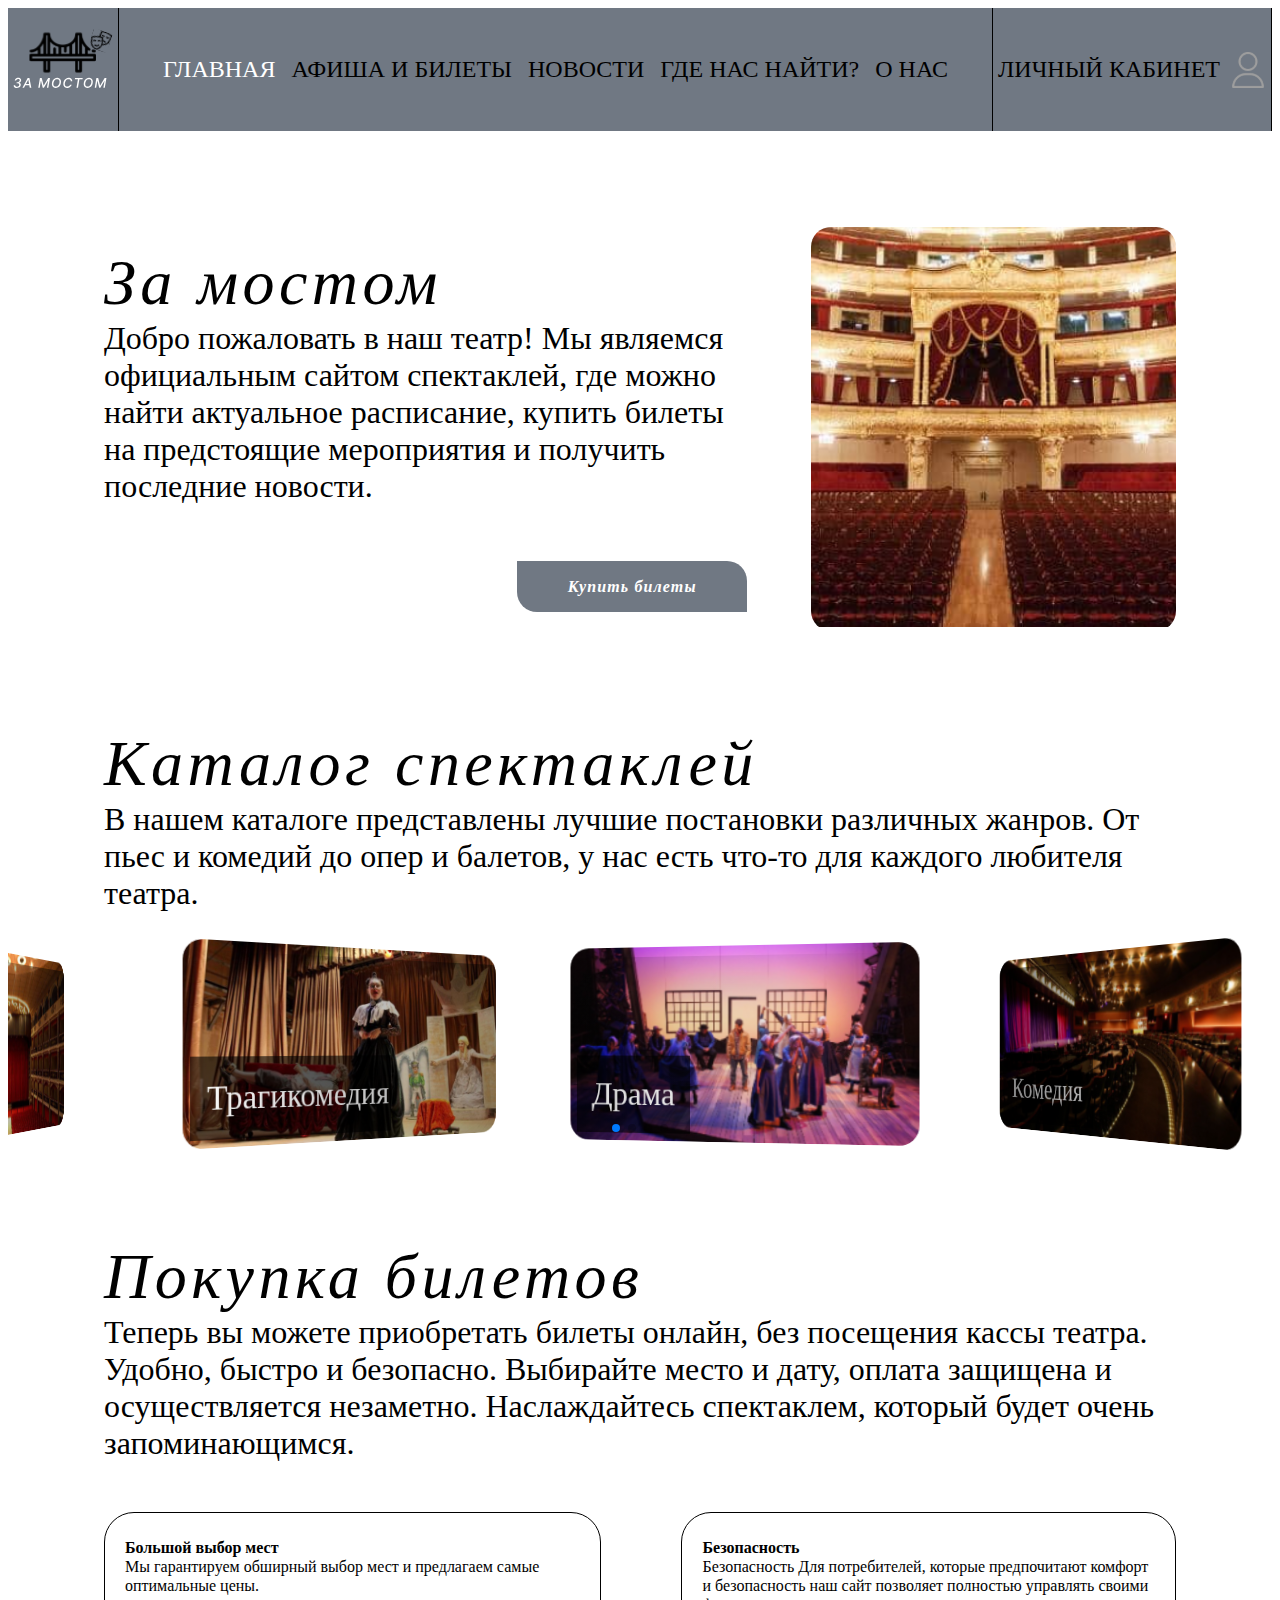
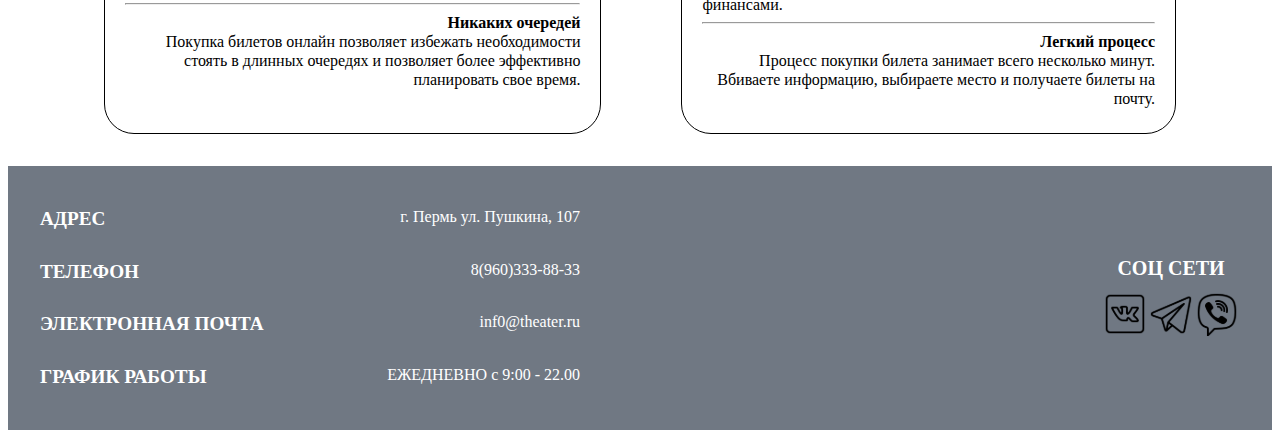
<file: index.html>
<!DOCTYPE html>
<html lang="en">

<head>
    <meta charset="UTF-8">
    <meta name="viewport" content="width=device-width, initial-scale=1.0">
    <link rel="preconnect" href="https://fonts.googleapis.com">
    <link rel="preconnect" href="https://fonts.gstatic.com" crossorigin>
    <link href="https://fonts.googleapis.com/css2?family=Montserrat:ital,wght@0,100;1,100&display=swap"
        rel="stylesheet">
    <link rel="stylesheet" href="./style.css">


    <link rel="stylesheet" href="https://cdn.jsdelivr.net/npm/swiper@11/swiper-bundle.min.css" />
    <script src="https://cdn.jsdelivr.net/npm/swiper@11/swiper-bundle.min.js"></script>


    <title>Главная</title>
</head>

<body>

    <div class="wrapper">

        <!-- header -->
        <header class="header">

            <!-- logo -->
            <div class="logo">
                <a href="./index.html">
                    <img width="100px" height="100px" src="./assets/logo.svg" alt="логотип" />
                </a>
            </div>

            <!-- меню в шапке -->
            <div class="nav">
                <ul class="list nav_list">
                    <li class="nav__item">
                        <a href="#" class="link link__active">главная</a>
                    </li>
                    <li class="nav__item">
                    <a href="./pages/afisha/afisha.html" class="link">Афиша и билеты</a>
                    </li>
                    <li class="nav__item">
                        <a href="./pages/news/news.html" class="link">новости</a>
                    </li>
                    <li class="nav__item">
                        <a href="./pages/map/map.html" class="link">где нас найти?</a>
                    </li>
                    <li class="nav__item">
                        <a href="./pages/about/about.html" class="link">о нас</a>
                    </li>
                </ul>
            </div>

            <!-- личный кабинет вход -->
            <div class="header__lk lk">
                <!-- href="./pages/lk/lk.html"  -->
                <a 
                class="lk__link">
                    <span>Личный кабинет</span>
                </a>
                <img width="36px" height="36px" src="./assets/icons/user.svg" />

            </div>

        </header>

        <!-- баннер -->
        <section class="hero">
            <div class="container hero__container">

                <div class="hero__body">
                    <h2 class="heading ">
                        За мостом
                    </h2>
                    <div class="simple__text">
                        Добро пожаловать в наш театр! Мы являемся официальным сайтом спектаклей, где можно найти
                        актуальное расписание, купить билеты на предстоящие мероприятия и получить последние новости.
                    </div>
                    <button class="btn btn__hero">
                        <a href="./pages/afisha/afisha.html">Купить билеты</a>
                    </button>
                </div>

                <div class="hero__image">
                    <img src="./assets//images/hero.png" alt="Изображение театра">
                </div>

            </div>
        </section>



        <!-- секция каталог спектаклей -->
        <section class="section catalog">
            <div class="container catalog__container ">
                <div class=" heading">Каталог спектаклей</div>
                <div class="simple__text ">В нашем каталоге представлены лучшие постановки
                    различных
                    жанров. От пьес и
                    комедий до опер и балетов, у нас есть что-то для каждого любителя театра.</div>
                <!-- <div class="catalog__list"> -->

                <div class="swiper-container catalog__list">
                    <div class="swiper-wrapper">

                        <!-- слайд1    -->
                        <div class="swiper-slide" style="background-image:url(./assets/images/catalog/drama.png)">
                            <a href="./pages/afisha/afisha.html">

                                <div class="swiper-content">
                                    <p class="swiper-title" data-swiper-parallax="-30%" data-swiper-parallax-scale=".7">

                                    <div class="catalog__card-name">
                                        Драма
                                    </div>

                                    </p>
                                </div>
                            </a>
                        </div>


                        <!-- слайд2    -->
                        <div class="swiper-slide" style="background-image:url(./assets/images/catalog/comedy.png)">
                            <a href="./pages/afisha/afisha.html">

                                <div class="swiper-content">
                                    <p class="swiper-title" data-swiper-parallax="-30%" data-swiper-parallax-scale=".7">

                                    <div class="catalog__card-name">
                                        Комедия
                                    </div>

                                    </p>
                                </div>
                            </a>
                        </div>

                        <!-- слайд3    -->
                        <div class="swiper-slide" style="background-image:url(./assets/images/catalog/opera.png)">
                            <a href="./pages/afisha/afisha.html">

                                <div class="swiper-content">
                                    <p class="swiper-title" data-swiper-parallax="-30%" data-swiper-parallax-scale=".7">

                                    <div class="catalog__card-name">
                                        Опера
                                    </div>

                                    </p>
                                </div>
                            </a>
                        </div>


                        <!-- слайд4    -->
                        <div class="swiper-slide"
                            style="background-image:url(./assets/images/catalog/tragycomedy.jpeg)">
                            <a href="./pages/afisha/afisha.html">

                                <div class="swiper-content">
                                    <p class="swiper-title" data-swiper-parallax="-30%" data-swiper-parallax-scale=".7">

                                    <div class="catalog__card-name">
                                        Трагикомедия
                                    </div>

                                    </p>
                                </div>
                            </a>
                        </div>

                    </div>
                    <div class="swiper-pagination"></div>
                </div>
            </div>
        </section>



        <!-- секция  "покупка билетов" (преимущества) -->
        <section class="section adventages">
            <div class="container adventages__container">
                <div class="heading">Покупка билетов</div>
                <div class="simple__text">
                    Теперь вы можете приобретать билеты онлайн, без посещения кассы театра. Удобно, быстро и
                    безопасно.
                    Выбирайте место и дату, оплата защищена и осуществляется незаметно. Наслаждайтесь
                    спектаклем,
                    который будет очень запоминающимся.
                </div>
                <div class="adventages__cards">
                    <!-- карточка преимуществ -->
                    <div class="adventages__card">
                        <div class="adventages__card-title">
                            Большой выбор мест
                        </div>
                        <div class="adventages__card-text">
                            Мы гарантируем обширный выбор мест и предлагаем самые оптимальные цены.
                        </div>
                        <!-- разделительная линия -->
                        <div class="delimiter">
                            <!-- &#128313;<hr />&#128313; -->
                            <hr />
                        </div>
                        <div class="adventages__card-title text-right">
                            Никаких очередей
                        </div>
                        <div class="adventages__card-text text-right">
                            Покупка билетов онлайн позволяет избежать необходимости стоять в длинных очередях и
                            позволяет более эффективно планировать свое время.
                        </div>
                    </div>

                    <!-- 2 карточка преимуществ -->
                    <div class="adventages__card">
                        <div class="adventages__card-title">
                            Безопасность
                        </div>
                        <div class="adventages__card-text">
                            Безопасность
                            Для потребителей, которые предпочитают комфорт и безопасность наш сайт позволяет
                            полностью
                            управлять своими финансами.
                        </div>
                        <!-- разделительная линия -->
                        <hr />
                        <div class="adventages__card-title text-right">
                            Легкий процесс
                        </div>
                        <div class="adventages__card-text text-right">
                            Процесс покупки билета занимает всего несколько минут. Вбиваете информацию,
                            выбираете место
                            и получаете билеты на почту.
                        </div>
                    </div>
                </div>
            </div>
        </section>


        <footer class="footer">
            <div class="footer__container container">

                <!-- первая колонка - контакты -->
                <div class="footer__col footer__contacts contacts">
                    <div class="contacts__str">
                        <span class="contacts__title">Адрес</span>
                        <span class="contacts__text">г. Пермь ул. Пушкина, 107</span>
                    </div>
                    <div class="contacts__str">
                        <span class="contacts__title">Телефон</span>
                        <span class="contacts__text">8(960)333-88-33</span>
                    </div>
                    <div class="contacts__str">
                        <span class="contacts__title">Электронная почта</span>
                        <span class="contacts__text">inf0@theater.ru</span>
                    </div>
                    <div class="contacts__str">
                        <span class="contacts__title">График работы</span>
                        <span class="contacts__text">ЕЖЕДНЕВНО с 9:00 - 22.00</span>
                    </div>
                </div>

                <!-- футер вторая колонка -->
                <div class="footer__col footer__col_right">
                    <!-- футер карта -->
                    <div class=" footer__map">
                        <!-- <img src="./assets/images/footer/map.png" alt="footer-map"> -->

                        <iframe
                            src="https://yandex.ru/map-widget/v1/?ll=56.227424%2C58.004138&mode=poi&poi%5Bpoint%5D=56.221126%2C58.002848&poi%5Buri%5D=ymapsbm1%3A%2F%2Forg%3Foid%3D1064300558&z=16.58"
                            width="100%" height="100%" frameborder="0" allowfullscreen="true"
                            style="position:relative;">
                        </iframe>


                    </div>

                    <!-- футер соцсети -->
                    <div class=" footer__socials socials white">
                        <div class="socials__text">Соц сети</div>
                        <div class="socials__list">
                            <a href="https://vk.com/">
                                <img src="./assets/icons/socials/vk.svg" alt="вконтакте">
                            </a>
                            <a href="https://web.telegram.org">
                                <img src="./assets/icons/socials/telegram.svg" alt="телеграм">
                            </a>
                            <a href="https://www.whatsapp.com/?lang=ru_RU">
                                <img src="./assets/icons/socials/wtsapp.svg" alt="вотсап">
                            </a>
                        </div>
                    </div>
                </div>
            </div>
        </footer>
    </div>

    <script defer src="./scripts/slider.js"></script>
    <script defer src="./scripts/auth.js"></script>
</body>

</html>
</file>
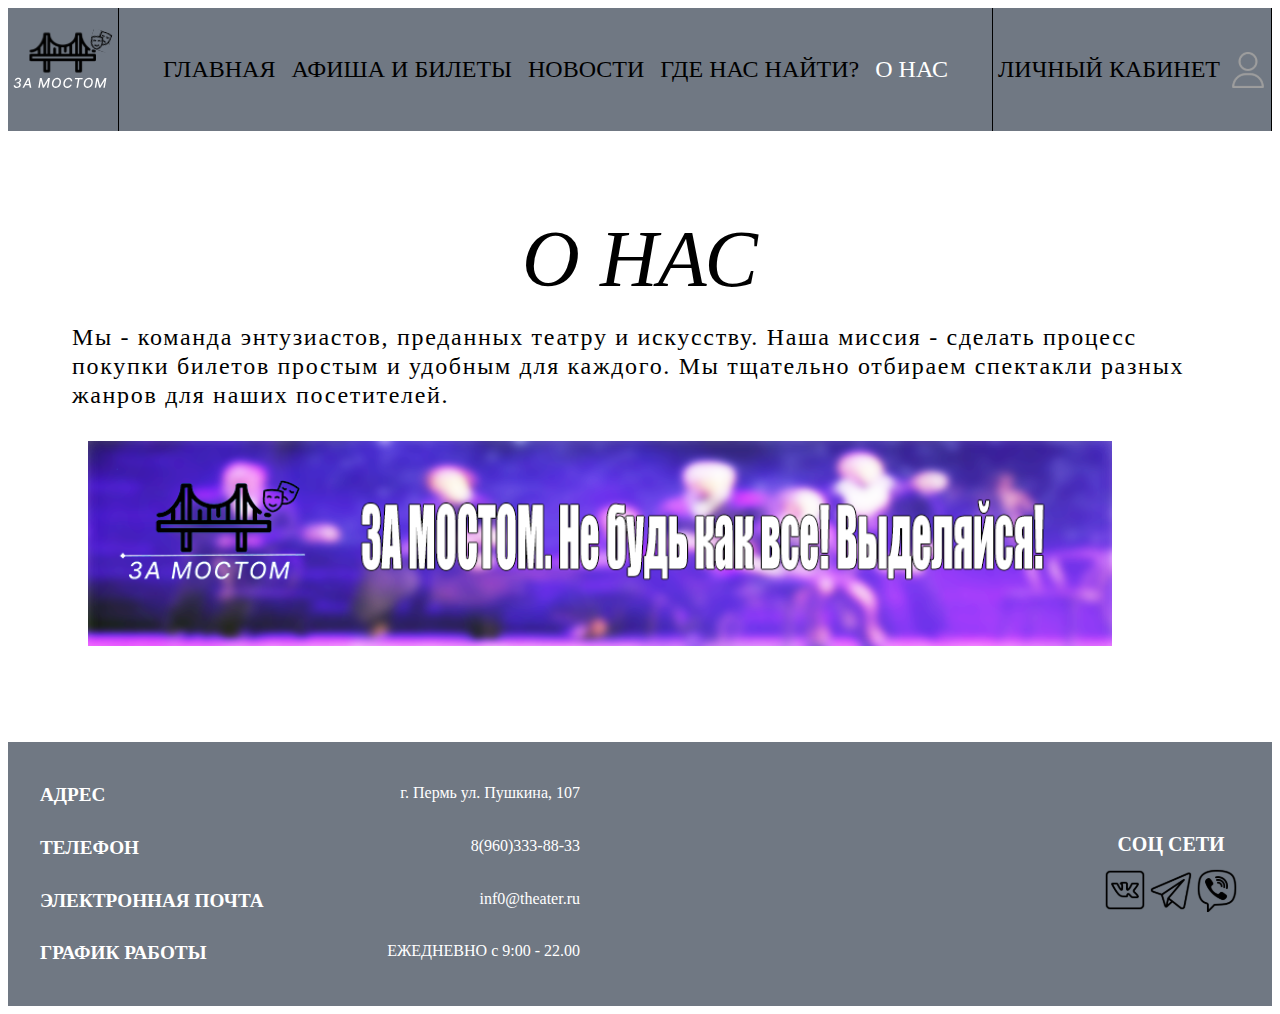
<file: pages/about/about.html>
<!DOCTYPE html>
<html lang="en">

<head>
    <meta charset="UTF-8">
    <!-- ?? -->
    <meta name="format-detection" content="telephone=no">

    <meta name="viewport" content="width=device-width, initial-scale=1.0">

    <link rel="preconnect" href="https://fonts.googleapis.com">
    <link rel="preconnect" href="https://fonts.gstatic.com" crossorigin>
    <link href="https://fonts.googleapis.com/css2?family=Montserrat:ital,wght@0,100;1,100&display=swap"
        rel="stylesheet">
    <link rel="stylesheet" href="../../style.css">
    <link rel="stylesheet" href="./about.css">
    <title>Новости</title>
</head>

<body>

    <div class="wrapper">

        <!-- header -->
        <header class="header">

            <!-- logo -->
            <div class="logo">
                <a href="../../index.html">
                    <img width="100px" height="100px" src="../../assets/logo.svg" alt="логотип" />
                </a>
            </div>

            <!-- меню в шапке -->
            <div class="nav">
                <ul class="list nav_list">
                    <li class="nav__item">
                        <a href="../../index.html" class="link">главная</a>
                    </li>
                    <li class="nav__item">
                        <a href="../afisha/afisha.html" class="link">Афиша и билеты</a>
                    </li>
                    <li class="nav__item">
                        <a href="../news/news.html" class="link">новости</a>
                    </li>
                    <li class="nav__item">
                        <a href="../map/map.html" class="link">где нас найти?</a>
                    </li>
                    <li class="nav__item">
                        <a href="../about/about.html" class="link link__active">о нас</a>
                    </li>
                </ul>
            </div>

            <!-- личный кабинет вход -->
            <div class="header__lk lk">
                <a class="lk__link">
                    <span>Личный кабинет</span>
                </a>
                <img width="36px" height="36px" src="../../assets/icons/user.svg" />
            </div>

        </header>

        <section class="about">
            <h1 class="about__heading">О НАС</h1>
            <div class="about__text">
                Мы - команда энтузиастов, преданных театру и искусству. Наша миссия - сделать процесс покупки билетов
                простым и удобным для каждого. Мы тщательно отбираем спектакли разных жанров для наших посетителей.
            </div>
            <div class="about__banner">
                <img src="../../assets/images/about/banner.png" alt="banner">
            </div>




        </section>


        <footer class="footer">
            <div class="footer__container container">

                <!-- первая колонка - контакты -->
                <div class="footer__col footer__contacts contacts">
                    <div class="contacts__str">
                        <span class="contacts__title">Адрес</span>
                        <span class="contacts__text">г. Пермь ул. Пушкина, 107</span>
                    </div>
                    <div class="contacts__str">
                        <span class="contacts__title">Телефон</span>
                        <span class="contacts__text">8(960)333-88-33</span>
                    </div>
                    <div class="contacts__str">
                        <span class="contacts__title">Электронная почта</span>
                        <span class="contacts__text">inf0@theater.ru</span>
                    </div>
                    <div class="contacts__str">
                        <span class="contacts__title">График работы</span>
                        <span class="contacts__text">ЕЖЕДНЕВНО с 9:00 - 22.00</span>
                    </div>
                </div>

                <!-- футер вторая колонка -->
                <div class="footer__col footer__col_right">
                    <!-- футер карта -->
                    <div class=" footer__map">
                        <!-- <img src="./assets/images/footer/map.png" alt="footer-map"> -->

                        <iframe
                            src="https://yandex.ru/map-widget/v1/?ll=56.227424%2C58.004138&mode=poi&poi%5Bpoint%5D=56.221126%2C58.002848&poi%5Buri%5D=ymapsbm1%3A%2F%2Forg%3Foid%3D1064300558&z=16.58"
                            width="100%" height="100%" frameborder="0" allowfullscreen="true"
                            style="position:relative;">
                        </iframe>


                    </div>

                    <!-- футер соцсети -->
                    <div class=" footer__socials socials white">
                        <div class="socials__text">Соц сети</div>
                        <div class="socials__list">
                            <a href="https://vk.com/">
                                <img src="../../assets/icons/socials/vk.svg" alt="вконтакте">
                            </a>
                            <a href="https://web.telegram.org">
                                <img src="../../assets/icons/socials/telegram.svg" alt="телеграм">
                            </a>
                            <a href="https://www.whatsapp.com/?lang=ru_RU">
                                <img src="../../assets/icons/socials/wtsapp.svg" alt="вотсап">
                            </a>
                        </div>
                    </div>
                </div>
            </div>
        </footer>
        <script defer src="../../scripts/auth.js"></script>
</body>

</html>
</file>
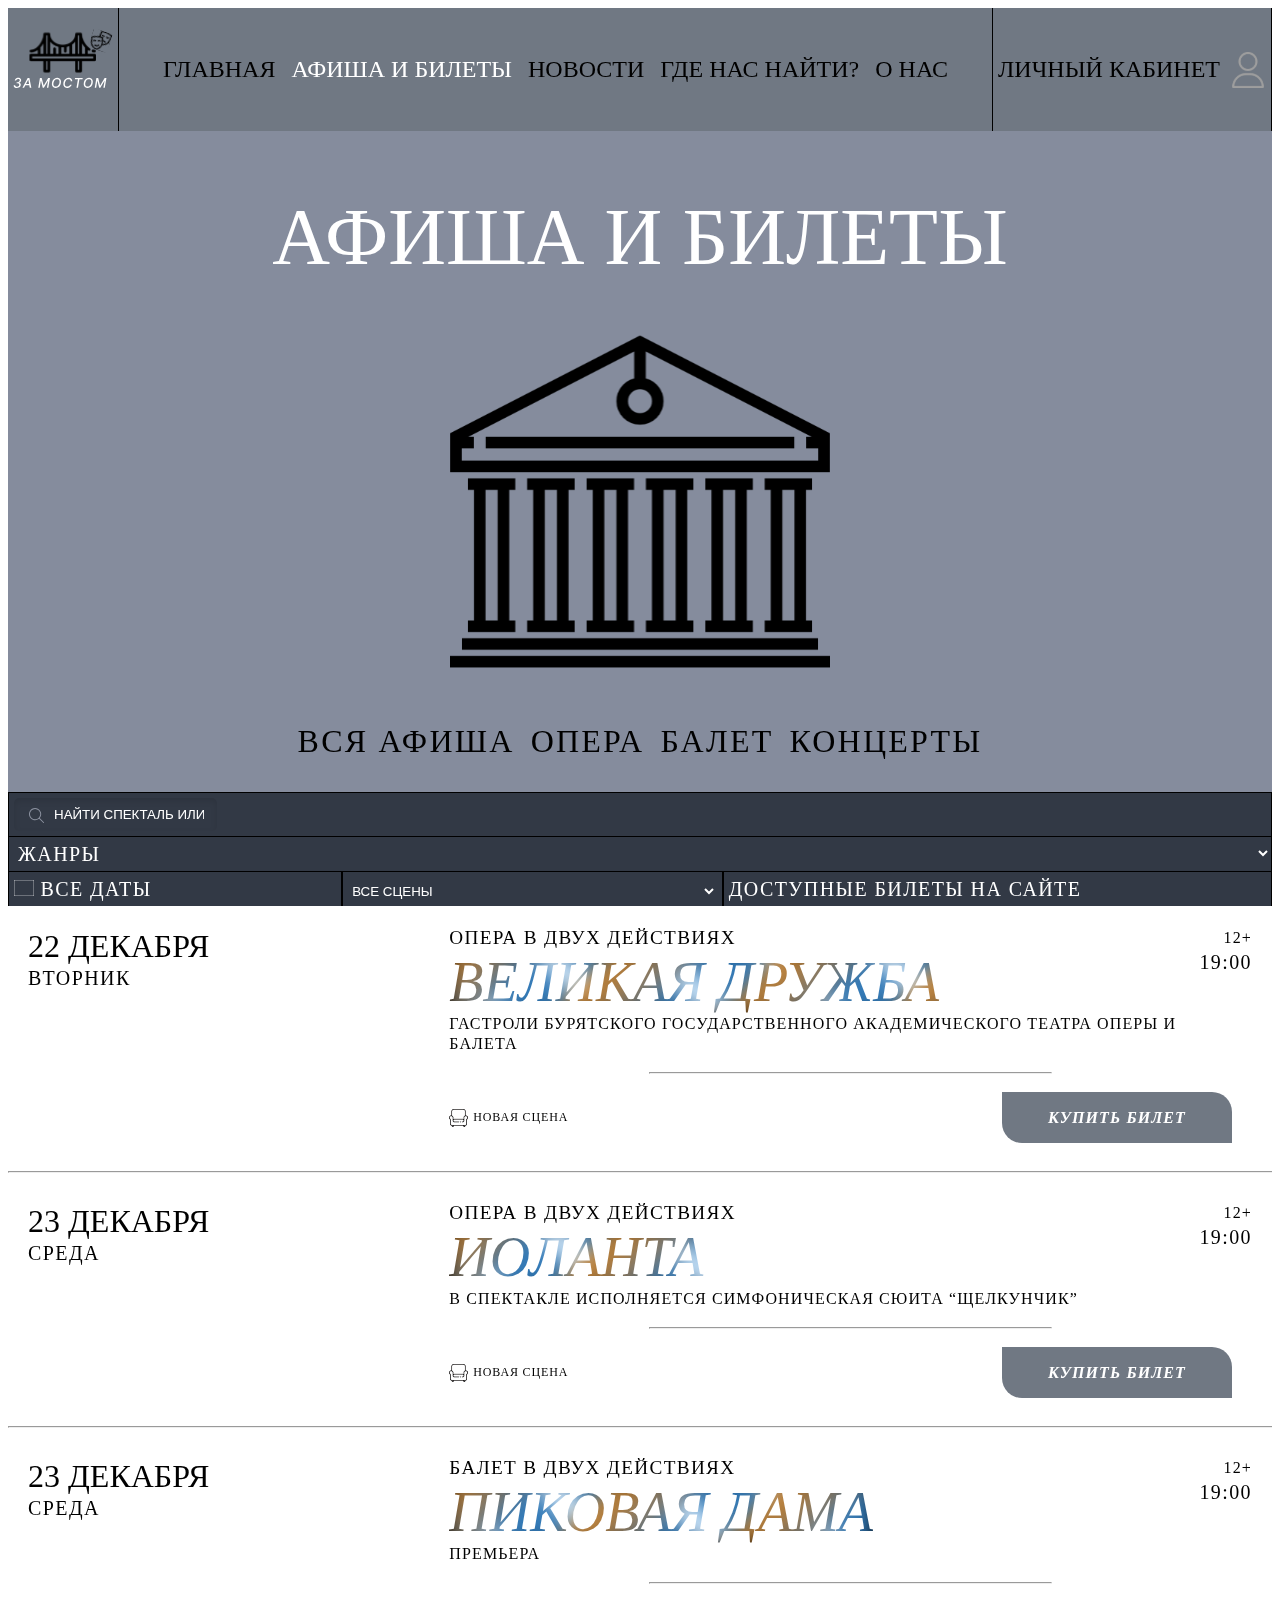
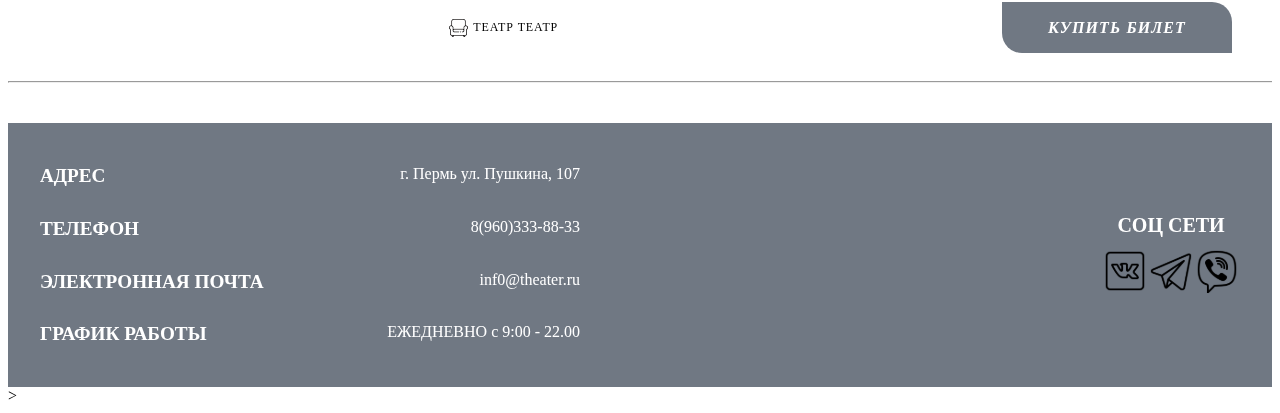
<file: pages/afisha/afisha.html>
<!DOCTYPE html>
<html lang="en">

<head>
    <meta charset="UTF-8">
    <!-- ?? -->
    <meta name="format-detection" content="telephone=no">

    <meta name="viewport" content="width=device-width, initial-scale=1.0">

    <link rel="preconnect" href="https://fonts.googleapis.com">
    <link rel="preconnect" href="https://fonts.gstatic.com" crossorigin>
    <link href="https://fonts.googleapis.com/css2?family=Montserrat:ital,wght@0,100;1,100&display=swap"
        rel="stylesheet">

    <link rel="stylesheet" href="http://www.w3schools.com/lib/w3.css">

    <link rel="stylesheet" href="../../style.css">
    <link rel="stylesheet" href="./afisha.css">
    <link rel="stylesheet" href="../../components/modal/modal.css">


    <title>Главная</title>
</head>

<body>

    <div class="wrapper">

        <!-- header -->
        <header class="header">

            <!-- logo -->
            <div class="logo">
                <a href="../../index.html">
                    <img width="100px" height="100px" src="../../assets/logo.svg" alt="логотип" />
                </a>
            </div>

            <!-- меню в шапке -->
            <div class="nav">
                <ul class="list nav_list">
                    <li class="nav__item">
                        <a href="../../index.html" class="link">главная</a>
                    </li>
                    <li class="nav__item">
                    <a href="../afisha/afisha.html" class="link link__active">Афиша и билеты</a>
                    </li>
                    <li class="nav__item">
                        <a href="../news/news.html" class="link">новости</a>
                    </li>
                    <li class="nav__item">
                        <a href="../map/map.html" class="link">где нас найти?</a>
                    </li>
                    <li class="nav__item">
                        <a href="../about/about.html" class="link">о нас</a>
                    </li>
                </ul>
            </div>

            <!-- личный кабинет вход -->
            <div class="header__lk lk">
                <a class="lk__link">
                    <span>Личный кабинет</span>
                </a>
                <img width="36px" height="36px" src="../../assets/icons/user.svg" />
            </div>

        </header>

        <section class="afisha">
            <div class="afisha__top">
                <h2 class="afisha__heading">
                    Афиша и билеты
                </h2>
                <div class="afisha__img">
                    <img src="../../assets/images/afisha/theatre.svg" alt="theatre">
                </div>
                <nav class="afisha__nav">
                    <ul class="afisha__list">
                        <li class="afisha__item">
                            <a href="#" class="afisha__link">Вся афиша</a>
                        </li>
                        <li class="afisha__item">
                            <a href="#" class="afisha__link">Опера</a>
                        </li>
                        <li class="afisha__item">
                            <a href="#" class="afisha__link">Балет</a>
                        </li>
                        <li class="afisha__item">
                            <a href="#" class="afisha__link">Концерты</a>
                        </li>
                    </ul>
                </nav>
            </div>

            <div class="afisha__bottom search-afisha">

                <!-- найти спекталь поиск -->
                <div class="search-afisha__item search-input ">
                    <input class="input-search" type="text" placeholder="НАЙТИ СПЕКТАЛЬ ИЛИ КОНЦЕРТ">
                </div>


                <!-- выбор жанра -->
                <select class="search-afisha__item">
                    <option value="1">ЖАНРЫ</option>
                    <option value="2">ДРАМА</option>
                    <option value="3">КОМЕДИЯ</option>
                    <option value="3">ТРАГЕДИЯ</option>
                </select>


                <!-- datapicker -->
                <div class="search-afisha__item">
                    <label id="datapickerLabel" onClick="showDataInput()" for="date">
                        <img width="20px" src="../../assets/icons/afisha/calendar.svg" alt="">
                        ВСЕ ДАТЫ
                    </label>
                    <input class='none' type="date" name="date" id="date">
                </div>


                <div class="search-afisha__item">
                    <select class="">
                        <option value="1">ВСЕ СЦЕНЫ</option>
                        <option value="2">ТЕАТР ТЕАТР</option>
                        <option value="3">ТЕАТР ОПЕРЫ И БАЛЕТА</option>
                        <option value="3">ТЮЗ</option>
                    </select>
                </div>


                <div class="search-afisha__item">
                    <a class="search-afisha__link" target="_blank" href="#tickets">
                        ДОСТУПНЫЕ БИЛЕТЫ НА САЙТЕ
                    </a>
                </div>
            </div>
        </section>


        <section class="tickets" id="tickets">
            <!--  1карточка билета -->
            <div class="ticket__card card">
                <div class="card__date date-card">
                    <div class="date-card__heading">22 ДЕКАБРЯ</div>
                    <div class="date-card__day">ВТОРНИК</div>
                </div>

                <div class="card__body body-card">
                    <div class="body-card__top top-body-card">
                        <div class="top-body-card__description">
                            <div class="top-body-card__sup-text">ОПЕРА В ДВУХ ДЕЙСТВИЯХ</div>
                            <div class="myBtn_multi pouring top-body-card__name">ВЕЛИКАЯ ДРУЖБА</div>
                            <div class="top-body-card__sub-text">ГАСТРОЛИ БУРЯТСКОГО ГОСУДАРСТВЕННОГО АКАДЕМИЧЕСКОГО
                                ТЕАТРА ОПЕРЫ И БАЛЕТА</div>
                        </div>
                        <div class="top-body-card__time">
                            <div class="top-body-card__age">12+</div>
                            <div class="top-body-card__begin">19:00</div>
                        </div>
                    </div>
                    <hr class="card__inside-delimiter" />
                    <div class="body-card__bottom bottom-body-card">
                        <div class="bottom-body-card__scene">
                            <img src="../../assets/icons/all-tickets/sofa.png" alt="scene">
                            <div class="bottom-body-card__scene-text">Новая сцена</div>
                        </div>

                        <button class="btn btn__hero">
                            <a href="../cart/cart.html">
                                КУПИТЬ БИЛЕТ
                            </a>
                        </button>
                    </div>
                </div>
            </div>
            <hr class="card__delimiter" />
            

            <!--  2 карточка билета -->
            <div class="ticket__card card">
                <div class="card__date date-card">
                    <div class="date-card__heading">23 ДЕКАБРЯ</div>
                    <div class="date-card__day">СРЕДА</div>
                </div>

                <div class="card__body body-card">
                    <div class="body-card__top top-body-card">
                        <div class="top-body-card__description">
                            <div class="top-body-card__sup-text">
                                ОПЕРА В ДВУХ ДЕЙСТВИЯХ
                            </div>
                            <div class="myBtn_multi pouring top-body-card__name">ИОЛАНТА</div>
                            <div class="top-body-card__sub-text">
                                В СПЕКТАКЛЕ ИСПОЛНЯЕТСЯ СИМФОНИЧЕСКАЯ СЮИТА “ЩЕЛКУНЧИК”
                            </div>
                        </div>
                        <div class="top-body-card__time">
                            <div class="top-body-card__age">12+</div>
                            <div class="top-body-card__begin">19:00</div>
                        </div>
                    </div>
                    <hr class="card__inside-delimiter" />
                    <div class="body-card__bottom bottom-body-card">
                        <div class="bottom-body-card__scene">
                            <img src="../../assets/icons/all-tickets/sofa.png" alt="scene">
                            <div class="bottom-body-card__scene-text">Новая сцена</div>
                        </div>

                        <button class="btn btn__hero">
                            <a href="../cart/cart.html">
                                КУПИТЬ БИЛЕТ
                            </a>
                        </button>
                    </div>
                </div>
            </div>
            <hr class="card__delimiter" />
            

            <!--  3 карточка билета -->
            <div class="ticket__card card">
                <div class="card__date date-card">
                    <div class="date-card__heading">23 ДЕКАБРЯ</div>
                    <div class="date-card__day">СРЕДА</div>
                </div>

                <div class="card__body body-card">
                    <div class="body-card__top top-body-card">
                        <div class="top-body-card__description">
                            <div class="top-body-card__sup-text">
                                БАЛЕТ В ДВУХ ДЕЙСТВИЯХ
                            </div>
                            <div class="myBtn_multi pouring top-body-card__name">ПИКОВАЯ ДАМА</div>
                            <div class="top-body-card__sub-text">
                                ПРЕМЬЕРА
                            </div>
                        </div>
                        <div class="top-body-card__time">
                            <div class="top-body-card__age">12+</div>
                            <div class="top-body-card__begin">19:00</div>
                        </div>
                    </div>
                    <hr class="card__inside-delimiter" />
                    <div class="body-card__bottom bottom-body-card">
                        <div class="bottom-body-card__scene">
                            <img src="../../assets/icons/all-tickets/sofa.png" alt="scene">
                            <div class="bottom-body-card__scene-text">ТЕАТР ТЕАТР</div>
                        </div>

                        <button class="btn btn__hero">
                            <a href="../cart/cart.html">
                                КУПИТЬ БИЛЕТ
                            </a>
                        </button>
                    </div>
                </div>
            </div>
            <hr class="card__delimiter" />
            

        </section>

        <!-- модалка -->

        <!-- The Modal 1-->
        <div class="modal modal_multi">
            <!-- Modal 1 content -->
            <div class="modal-content">
                <span class="close__modal close_multi">×</span>
                <div class="modal__title">Великая дружба</div>
                <div class="modal__text">
                    13 сентября 2023 года в Бурятском театре оперы и балета состоялись премьерные показы оперы Вано
                    Мурадели «Великая Дружба» — той самой многострадальной оперы, появление которой на главной сцене
                    страны было встречено жесткой критикой со стороны партийных органов и спровоцировало кампанию по
                    борьбе с формализмом в музыке. Идейным вдохновителем и дирижером-постановщиком оперы стал
                    художественный руководитель театра Владимир Рылов.
                </div>
                <div class="modal__img">
                    <img src="../../assets/images/afisha/friendship.jpg" alt="">
                </div>
            </div>

        </div>

        <!-- The Modal 2-->
        <div class="modal modal_multi">
            <!-- Modal 1 content -->
            <div class="modal-content">
                <span class="close__modal close_multi">×</span>
                <div class="modal__title">Иоланта</div>
                <div class="modal__text">
                    Последняя опера Чайковского, «Иоланта» впервые увидела свет рампы за год до смерти композитора, в
                    1892-м. Задумывалась она как часть смешанного представления, которое делила с двухактным балетом
                    «Щелкунчик». Музыкальное родство обеих партитур несомненно, но сегодня «Иоланта» и «Щелкунчик» чаще
                    существуют на театральных подмостках порознь.
                    Очарование и популярность сольных номеров, малая форма и сказочный сюжет со счастливым концом
                    сделали «Иоланту» удобным материалом для выпускных работ консерваторцев и привлекательным
                    репертуарным названием для отечественной публики. Однако за фасадом благообразной сказки можно
                    разглядеть символистскую драму. Герои много рассуждают, но внешнего действия почти нет, в их речах
                    угадываются скрытые смыслы, в центре истории – героиня, лишенная зрения, которой, «чтобы знать красу
                    вселенной», не нужен свет.
                </div>
                <div class="modal__img">
                    <img src="../../assets/images/afisha/iolanta.jpg" alt="">
                </div>
            </div>

        </div>

        <!-- The Modal 3-->
        <div class="modal modal_multi">
            <!-- Modal 3 content -->
            <div class="modal-content">
                <span class="close__modal close_multi">×</span>
                <div class="modal__title">Пиковая дама</div>
                <div class="modal__text">
                    В мистической повести «Пиковая дама» А. С. Пушкин затронул глубокие философские проблемы, которые и
                    сегодня очень актуальны. В спектакле Театра Моссовета по одноименной повести соединяются размышления
                    о природе человеческой натуры с темой непредсказуемости судьбы, неотвратимости рока, определяющего
                    жизнь человека
                    Образ Старой графини – «Пиковой дамы» — смысловой и художественный стержень спектакля. Ведь именно в
                    столкновение с ней, предлагающей Германну в обмен на секрет трех карт любовь и семейное счастье с ее
                    воспитанницей, раскрываются темные бездны погибающей души ослепленного азартом игрока, сделавшего
                    свой выбор.
                    В спектакле сочетаются серьезные размышления о человеческом несовершенстве и сожаление о
                    несостоявшейся любви, которая могла бы изменить судьбы героев.
                    Образ Петербурга, на фоне которого разворачиваются все события, является одной из составляющих
                    спектакля, полного музыки, романсов, танцев, создающих исторический контекст действия.
                </div>
                <div class="modal__img">
                    <img src="../../assets/images/afisha/dama.jpg" alt="">
                </div>
            </div>

        </div>


        <footer class="footer">
            <div class="footer__container container">

                <!-- первая колонка - контакты -->
                <div class="footer__col footer__contacts contacts">
                    <div class="contacts__str">
                        <span class="contacts__title">Адрес</span>
                        <span class="contacts__text">г. Пермь ул. Пушкина, 107</span>
                    </div>
                    <div class="contacts__str">
                        <span class="contacts__title">Телефон</span>
                        <span class="contacts__text">8(960)333-88-33</span>
                    </div>
                    <div class="contacts__str">
                        <span class="contacts__title">Электронная почта</span>
                        <span class="contacts__text">inf0@theater.ru</span>
                    </div>
                    <div class="contacts__str">
                        <span class="contacts__title">График работы</span>
                        <span class="contacts__text">ЕЖЕДНЕВНО с 9:00 - 22.00</span>
                    </div>
                </div>

                <!-- футер вторая колонка -->
                <div class="footer__col footer__col_right">
                    <!-- футер карта -->
                    <div class=" footer__map">
                        <!-- <img src="./assets/images/footer/map.png" alt="footer-map"> -->

                        <iframe
                            src="https://yandex.ru/map-widget/v1/?ll=56.227424%2C58.004138&mode=poi&poi%5Bpoint%5D=56.221126%2C58.002848&poi%5Buri%5D=ymapsbm1%3A%2F%2Forg%3Foid%3D1064300558&z=16.58"
                            width="100%" height="100%" frameborder="0" allowfullscreen="true"
                            style="position:relative;">
                        </iframe>


                    </div>

                    <!-- футер соцсети -->
                    <div class=" footer__socials socials white">
                        <div class="socials__text">Соц сети</div>
                        <div class="socials__list">
                            <a href="https://vk.com/">
                                <img src="../../assets/icons/socials/vk.svg" alt="вконтакте">
                            </a>
                            <a href="https://web.telegram.org">
                                <img src="../../assets/icons/socials/telegram.svg" alt="телеграм">
                            </a>
                            <a href="https://www.whatsapp.com/?lang=ru_RU">
                                <img src="../../assets/icons/socials/wtsapp.svg" alt="вотсап">
                            </a>
                        </div>
                    </div>
                </div>
            </div>
        </footer>
    </div>

    <script defer src="../../scripts/calendar.js"></script>>
    <script defer src="../../scripts/modal.js"></script>
    <script defer src="../../scripts/auth.js"></script>

</body>

</html>
</file>
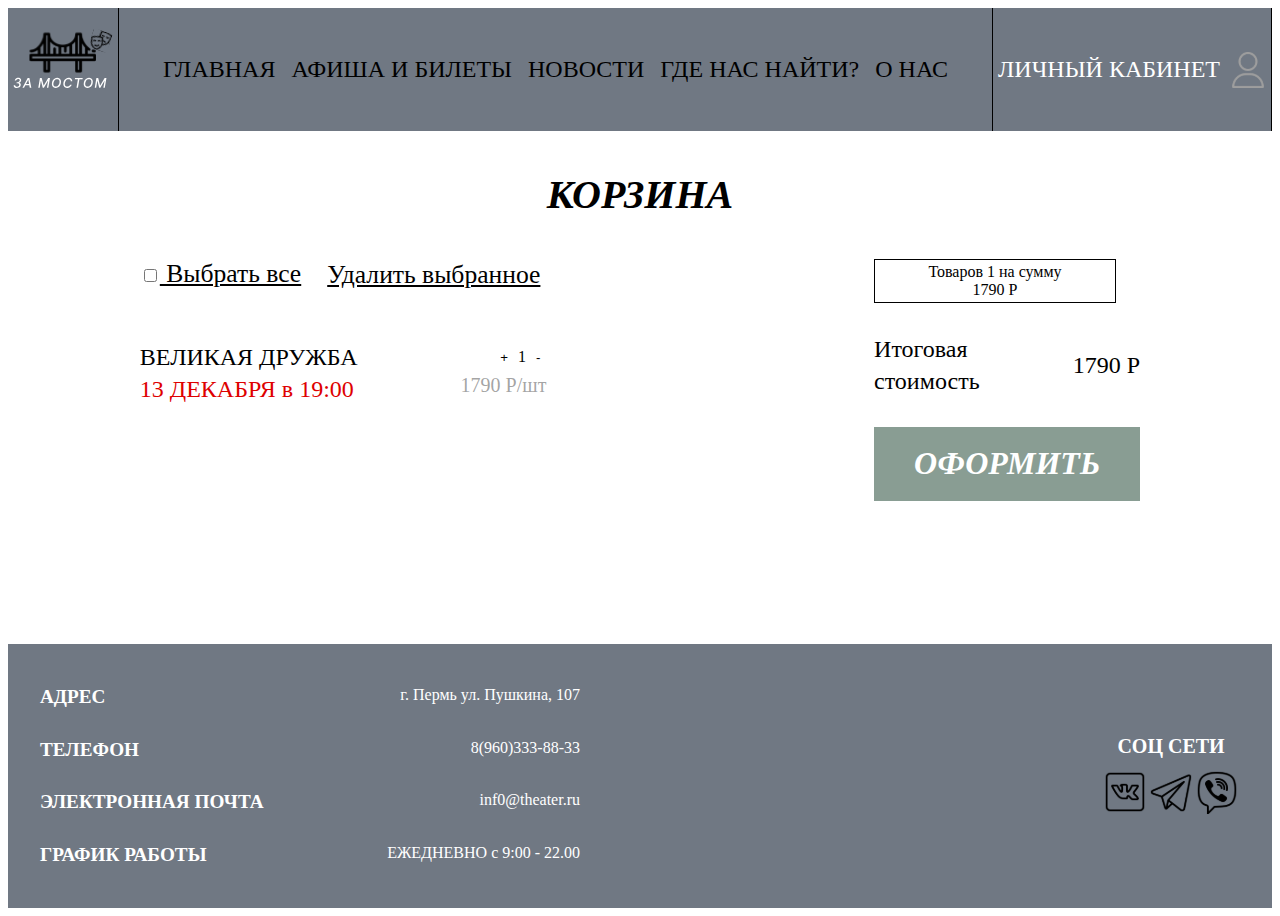
<file: pages/cart/cart.html>
<!DOCTYPE html>
<html lang="en">

<head>
    <meta charset="UTF-8">
    <!-- ?? -->
    <meta name="format-detection" content="telephone=no">

    <meta name="viewport" content="width=device-width, initial-scale=1.0">

    <link rel="preconnect" href="https://fonts.googleapis.com">
    <link rel="preconnect" href="https://fonts.gstatic.com" crossorigin>
    <link href="https://fonts.googleapis.com/css2?family=Montserrat:ital,wght@0,100;1,100&display=swap"
        rel="stylesheet">
    <link rel="stylesheet" href="../../style.css">
    <link rel="stylesheet" href="./cart.css">
    <title>Главная</title>
</head>

<body>

    <div class="wrapper">

        <!-- header -->
        <header class="header">

            <!-- logo -->
            <div class="logo">
                <a href="../../index.html">
                    <img width="100px" height="100px" src="../../assets/logo.svg" alt="логотип" />
                </a>
            </div>

            <!-- меню в шапке -->
            <div class="nav">
                <ul class="list nav_list">
                    <li class="nav__item">
                        <a href="../../index.html" class="link">главная</a>
                    </li>
                    <li class="nav__item">
                        <a href="../afisha/afisha.html" class="link">Афиша и билеты</a>
                    </li>
                    <li class="nav__item">
                        <a href="../news/news.html" class="link">новости</a>
                    </li>
                    <li class="nav__item">
                        <a href="../map/map.html" class="link">где нас найти?</a>
                    </li>
                    <li class="nav__item">
                        <a href="../about/about.html" class="link">о нас</a>
                    </li>
                </ul>
            </div>

            <!-- личный кабинет вход -->
            <div class="header__lk lk">
                <a class="lk__link link__active">
                    <span>Личный кабинет</span>
                </a>
                <img width="36px" height="36px" src="../../assets/icons/user.svg" />
            </div>

        </header>


        <h3 id="cart_empty" class="cart__heading none">КОРЗИНА ПУСТА</h3>
        <section class="cart">
            <h3 class="cart__heading">КОРЗИНА</h3>

            <div class="cart__body">

                <div class="cart__col cart__col_1">

                    <div class="cart__col_1__top">
                        <label class="label" for="select__all">
                            <input onchange={handleChoise()} type="checkbox" name="select__all" id="select__all">
                            Выбрать все
                        </label>
                        <button onclick={handleDelete()} class="btn btn_delete">Удалить выбранное</button>
                    </div>

                    <div class="cart__col_1__bottom">
                        <div class="cart__col_1__bottom__1row">
                            <div class="name">ВЕЛИКАЯ ДРУЖБА</div>
                            <div class="count">
                                <button class="btn count_btn">+</button>
                                1
                                <button class="btn count_btn">-</button>
                            </div>
                        </div>
                        <div class="cart__col_1__bottom__2col">
                            <div class="date">13 ДЕКАБРЯ в 19:00</div>
                            <div class="price">1790 P/шт</div>
                        </div>
                    </div>

                </div>

                <div class="cart__col cart__col_2">

                    <div class="cart__total-badge badge-total">
                        <div class="badge-total__text">Товаров 1 на сумму</div>
                        <div class="badge-total__text">1790 Р</div>
                    </div>

                    <div class="cart__amount amount-cart">
                        <div class="amount-cart__text">Итоговая стоимость</div>
                        <div class="amount-cart__text">1790 Р</div>
                    </div>

                    <button class="btn btn_order">
                        <a href="../order/order.html">
                            <span>ОФОРМИТЬ</span>
                        </a>
                    </button>
                </div>





            </div>

        </section>

        <footer class="footer">
            <div class="footer__container container">

                <!-- первая колонка - контакты -->
                <div class="footer__col footer__contacts contacts">
                    <div class="contacts__str">
                        <span class="contacts__title">Адрес</span>
                        <span class="contacts__text">г. Пермь ул. Пушкина, 107</span>
                    </div>
                    <div class="contacts__str">
                        <span class="contacts__title">Телефон</span>
                        <span class="contacts__text">8(960)333-88-33</span>
                    </div>
                    <div class="contacts__str">
                        <span class="contacts__title">Электронная почта</span>
                        <span class="contacts__text">inf0@theater.ru</span>
                    </div>
                    <div class="contacts__str">
                        <span class="contacts__title">График работы</span>
                        <span class="contacts__text">ЕЖЕДНЕВНО с 9:00 - 22.00</span>
                    </div>
                </div>

                <!-- футер вторая колонка -->
                <div class="footer__col footer__col_right">
                    <!-- футер карта -->
                    <div class=" footer__map">
                        <!-- <img src="./assets/images/footer/map.png" alt="footer-map"> -->

                        <iframe
                            src="https://yandex.ru/map-widget/v1/?ll=56.227424%2C58.004138&mode=poi&poi%5Bpoint%5D=56.221126%2C58.002848&poi%5Buri%5D=ymapsbm1%3A%2F%2Forg%3Foid%3D1064300558&z=16.58"
                            width="100%" height="100%" frameborder="0" allowfullscreen="true"
                            style="position:relative;">
                        </iframe>


                    </div>

                    <!-- футер соцсети -->
                    <div class=" footer__socials socials white">
                        <div class="socials__text">Соц сети</div>
                        <div class="socials__list">
                            <a href="https://vk.com/">
                                <img src="../../assets/icons/socials/vk.svg" alt="вконтакте">
                            </a>
                            <a href="https://web.telegram.org">
                                <img src="../../assets/icons/socials/telegram.svg" alt="телеграм">
                            </a>
                            <a href="https://www.whatsapp.com/?lang=ru_RU">
                                <img src="../../assets/icons/socials/wtsapp.svg" alt="вотсап">
                            </a>
                        </div>
                    </div>
                </div>
            </div>
        </footer>





    </div>

    <script>

        function handleDelete() {
            let elemToDelete = document.querySelector('.cart')
            elemToDelete.classList.add('none')
            let elemToShow = document.querySelector('#cart_empty')
            elemToShow.classList.add('cart')
            elemToShow.classList.remove('none')
        }

        function handleChoise() {
            let elem1 = document.querySelector('.name')
            let elem2 = document.querySelector('.date')
            new Array(elem2, elem1).forEach(el => {
                el.classList.contains('choised')
                    ? el.classList.remove('choised')
                    : el.classList.add('choised')
            })
        }
    </script>
    <script defer src="../../scripts/auth.js"></script>

</body>

</html>
</file>
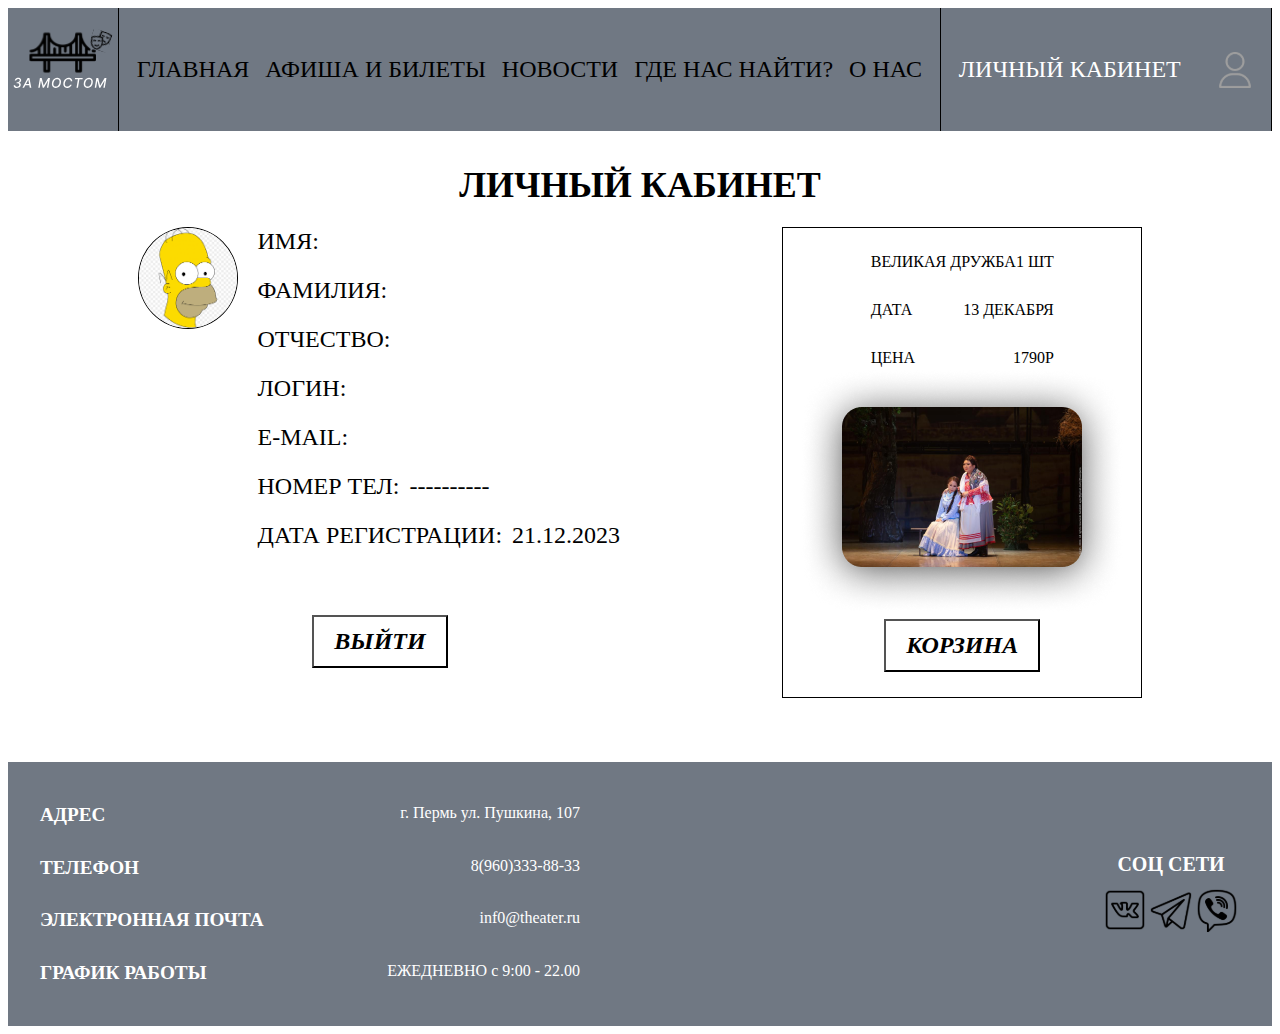
<file: pages/lk/lk.html>
<!DOCTYPE html>
<html lang="en">

<head>
    <meta charset="UTF-8">
    <!-- ?? -->

    <meta name="viewport" content="width=device-width, initial-scale=1.0">

    <link rel="preconnect" href="https://fonts.googleapis.com">
    <link rel="preconnect" href="https://fonts.gstatic.com" crossorigin>
    <link href="https://fonts.googleapis.com/css2?family=Montserrat:ital,wght@0,100;1,100&display=swap"
        rel="stylesheet">
    <link rel="stylesheet" href="../../style.css">
    <link rel="stylesheet" href="./lk.css">
    <title>Личный кабинет</title>
</head>

<body>

    <div class="wrapper">

        <!-- header -->
        <header class="header">

            <!-- logo -->
            <div class="logo">
                <a href="../../index.html">
                    <img width="100px" height="100px" src="../../assets/logo.svg" alt="логотип" />
                </a>
            </div>

            <!-- меню в шапке -->
            <div class="nav">
                <ul class="list nav_list">
                    <li class="nav__item">
                        <a href="../../index.html" class="link">главная</a>
                    </li>
                    <li class="nav__item">
                        <a href="../afisha/afisha.html" class="link">Афиша и билеты</a>
                    </li>
                    <li class="nav__item">
                        <a href="../news/news.html" class="link">новости</a>
                    </li>
                    <li class="nav__item">
                        <a href="../map/map.html" class="link">где нас найти?</a>
                    </li>
                    <li class="nav__item">
                        <a href="../about/about.html" class="link">о нас</a>
                    </li>
                </ul>
            </div>

            <!-- личный кабинет вход -->
            <div class="header__lk lk">
                <a class="lk__link link__active">
                    <span>Личный кабинет</span>
                </a>
                <img width="36px" height="36px" src="../../assets/icons/user.svg" />
            </div>

        </header>

        <section class="section lk">
            <div class="lk__container">

                <div class="section__heading center">Личный кабинет</div>
                <div class="lk__body">

                    <!-- первая колонка -->
                    <div class="lk__personal">
                        <div class="personal__top">


                            <div class="lk__ava">
                                <img src="../../assets/images/lk/person.png" alt="фото не загружено">
                            </div>
                            <div class="lk__personal-data">
                                <div class="personal-data__str">
                                    <div class="lk__text lk__text_upper">Имя:</div>
                                    <div class="lk__text user__name"></div>
                                </div>
                                <div class="personal-data__str">
                                    <div class="lk__text lk__text_upper">Фамилия:</div>
                                    <div class="lk__text user__surname"></div>
                                </div>
                                <div class="personal-data__str">
                                    <div class="lk__text lk__text_upper">Отчество:</div>
                                    <div class="lk__text user__fathername"></div>
                                </div>
                                <div class="personal-data__str">
                                    <div class="lk__text lk__text_upper">Логин:</div>
                                    <div class="lk__text user__login"></div>
                                </div>
                                <div class="personal-data__str">
                                    <div class="lk__text lk__text_upper">E-MAIL:</div>
                                    <div class="lk__text user__email"></div>
                                </div>
                                <div class="personal-data__str">
                                    <div class="lk__text lk__text_upper">номер тел:</div>
                                    <div class="lk__text">----------</div>
                                </div>
                                <div class="personal-data__str">
                                    <div class="lk__text lk__text_upper">Дата регистрации:</div>
                                    <div class="lk__text">21.12.2023</div>
                                </div>
                            </div>
                        </div>
                        <div class="personal__bottom">
                            <button class="btn btn-main submit_sign-out">
                                <a>выйти</a>
                            </button>
                        </div>

                    </div>
                    <!-- вторая колонка -->
                    <div class="lk_ticket">

                        <div class="ticket__description">
                            <div class="ticket__str">
                                <span class="lk__text_upper">Великая дружба</span>
                                <span class="lk__text_upper">1 шт</span>
                            </div>
                            <div class="ticket__str">
                                <span class="lk__text_upper">ДАТА</span>
                                <span class="lk__text_upper">13 декабря</span>
                            </div>
                            <div class="ticket__str">
                                <span class="lk__text_upper">Цена</span>
                                <span class="lk__text_upper">1790Р</span>
                            </div>
                        </div>

                        <div class="ticket_img">
                            <img src="../../assets/images/lk/drama.png" alt="фото спектакля">
                        </div>

                        <button class="btn btn-main">
                            <a href="../cart/cart.html">
                                Корзина
                            </a>
                        </button>

                    </div>
                </div>


            </div>


        </section>

        <footer class="footer">
            <div class="footer__container container">

                <!-- первая колонка - контакты -->
                <div class="footer__col footer__contacts contacts">
                    <div class="contacts__str">
                        <span class="contacts__title">Адрес</span>
                        <span class="contacts__text">г. Пермь ул. Пушкина, 107</span>
                    </div>
                    <div class="contacts__str">
                        <span class="contacts__title">Телефон</span>
                        <span class="contacts__text">8(960)333-88-33</span>
                    </div>
                    <div class="contacts__str">
                        <span class="contacts__title">Электронная почта</span>
                        <span class="contacts__text">inf0@theater.ru</span>
                    </div>
                    <div class="contacts__str">
                        <span class="contacts__title">График работы</span>
                        <span class="contacts__text">ЕЖЕДНЕВНО с 9:00 - 22.00</span>
                    </div>
                </div>

                <!-- футер вторая колонка -->
                <div class="footer__col footer__col_right">
                    <!-- футер карта -->
                    <div class=" footer__map">
                        <!-- <img src="./assets/images/footer/map.png" alt="footer-map"> -->

                        <iframe
                            src="https://yandex.ru/map-widget/v1/?ll=56.227424%2C58.004138&mode=poi&poi%5Bpoint%5D=56.221126%2C58.002848&poi%5Buri%5D=ymapsbm1%3A%2F%2Forg%3Foid%3D1064300558&z=16.58"
                            width="100%" height="100%" frameborder="0" allowfullscreen="true"
                            style="position:relative;">
                        </iframe>


                    </div>

                    <!-- футер соцсети -->
                    <div class=" footer__socials socials white">
                        <div class="socials__text">Соц сети</div>
                        <div class="socials__list">
                            <a href="https://vk.com/">
                                <img src="../../assets/icons/socials/vk.svg" alt="вконтакте">
                            </a>
                            <a href="https://web.telegram.org">
                                <img src="../../assets/icons/socials/telegram.svg" alt="телеграм">
                            </a>
                            <a href="https://www.whatsapp.com/?lang=ru_RU">
                                <img src="../../assets/icons/socials/wtsapp.svg" alt="вотсап">
                            </a>
                        </div>
                    </div>
                </div>
            </div>
        </footer>
    </div>
    <script defer src="../../scripts/lk.js"></script>
    <script defer src="../../scripts/auth.js"></script>
</body>

</html>
</file>
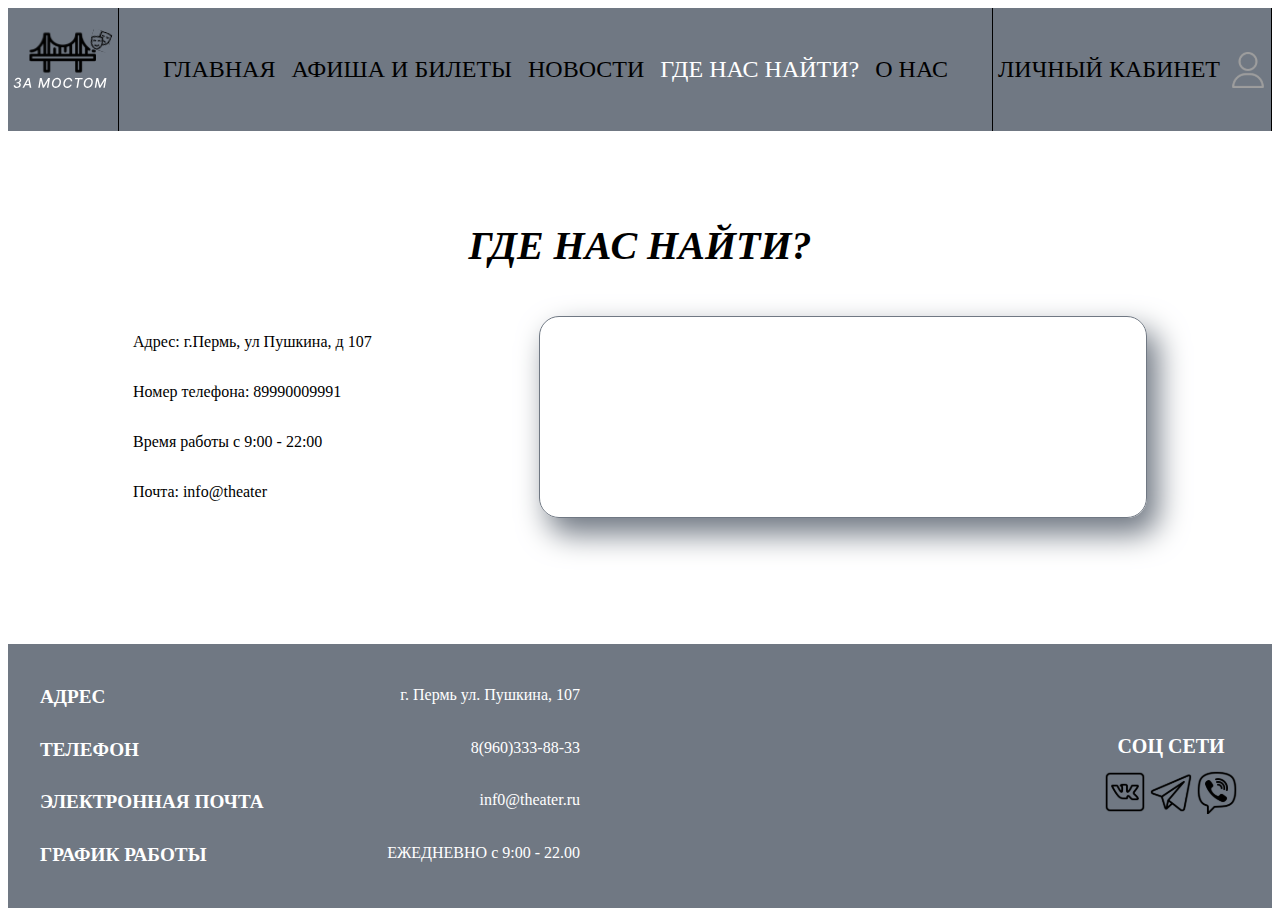
<file: pages/map/map.html>
<!DOCTYPE html>
<html lang="en">

<head>
    <meta charset="UTF-8">
    <!-- ?? -->
    <meta name="format-detection" content="telephone=no">

    <meta name="viewport" content="width=device-width, initial-scale=1.0">

    <link rel="preconnect" href="https://fonts.googleapis.com">
    <link rel="preconnect" href="https://fonts.gstatic.com" crossorigin>
    <link href="https://fonts.googleapis.com/css2?family=Montserrat:ital,wght@0,100;1,100&display=swap"
        rel="stylesheet">
    <link rel="stylesheet" href="../../style.css">
    <link rel="stylesheet" href="./map.css">
    <title>Где найти?</title>
</head>

<body>

    <div class="wrapper">


        <!-- header -->
        <header class="header">

            <!-- logo -->
            <div class="logo">
                <a href="../../index.html">
                    <img width="100px" height="100px" src="../../assets/logo.svg" alt="логотип" />
                </a>
            </div>

            <!-- меню в шапке -->
            <div class="nav">
                <ul class="list nav_list">
                    <li class="nav__item">
                        <a href="../../index.html" class="link">главная</a>
                    </li>
                    <li class="nav__item">
                        <a href="../afisha/afisha.html" class="link">Афиша и билеты</a>
                    </li>
                    <li class="nav__item">
                        <a href="../news/news.html" class="link">новости</a>
                    </li>
                    <li class="nav__item">
                        <a href="../map/map.html" class="link link__active">где нас найти?</a>
                    </li>
                    <li class="nav__item">
                        <a href="../about/about.html" class="link">о нас</a>
                    </li>
                </ul>
            </div>

            <!-- личный кабинет вход -->
            <div class="header__lk lk">
                <a  class="lk__link">
                    <span>Личный кабинет</span>
                </a>
                <img width="36px" height="36px" src="../../assets/icons/user.svg" />
            </div>

        </header>

        <section class="map">
            <h1 class="map__heading">Где нас найти?</h1>

            <div class="map__block">


                <div class="map__address">
                    <p>Адрес: г.Пермь, ул Пушкина, д 107</p>
                    <p>Номер телефона: 89990009991</p>
                    <p>Время работы с 9:00 - 22:00</p>
                    <p>Почта: info@theater</p>
                </div>

                <div class="map__image">
                    <iframe
                        src="https://yandex.ru/map-widget/v1/?ll=56.227424%2C58.004138&mode=poi&poi%5Bpoint%5D=56.221126%2C58.002848&poi%5Buri%5D=ymapsbm1%3A%2F%2Forg%3Foid%3D1064300558&z=16.58"
                        width="100%" height="100%" frameborder="0" allowfullscreen="true" style="position:relative;">
                    </iframe>
                </div>
            </div>




        </section>

        <footer class="footer">
            <div class="footer__container container">

                <!-- первая колонка - контакты -->
                <div class="footer__col footer__contacts contacts">
                    <div class="contacts__str">
                        <span class="contacts__title">Адрес</span>
                        <span class="contacts__text">г. Пермь ул. Пушкина, 107</span>
                    </div>
                    <div class="contacts__str">
                        <span class="contacts__title">Телефон</span>
                        <span class="contacts__text">8(960)333-88-33</span>
                    </div>
                    <div class="contacts__str">
                        <span class="contacts__title">Электронная почта</span>
                        <span class="contacts__text">inf0@theater.ru</span>
                    </div>
                    <div class="contacts__str">
                        <span class="contacts__title">График работы</span>
                        <span class="contacts__text">ЕЖЕДНЕВНО с 9:00 - 22.00</span>
                    </div>
                </div>

                <!-- футер вторая колонка -->
                <div class="footer__col footer__col_right">
                    <!-- футер карта -->
                    <div class=" footer__map">
                        <!-- <img src="./assets/images/footer/map.png" alt="footer-map"> -->

                        <iframe
                            src="https://yandex.ru/map-widget/v1/?ll=56.227424%2C58.004138&mode=poi&poi%5Bpoint%5D=56.221126%2C58.002848&poi%5Buri%5D=ymapsbm1%3A%2F%2Forg%3Foid%3D1064300558&z=16.58"
                            width="100%" height="100%" frameborder="0" allowfullscreen="true"
                            style="position:relative;">
                        </iframe>


                    </div>

                    <!-- футер соцсети -->
                    <div class=" footer__socials socials white">
                        <div class="socials__text">Соц сети</div>
                        <div class="socials__list">
                            <a href="https://vk.com/">
                                <img src="../../assets/icons/socials/vk.svg" alt="вконтакте">
                            </a>
                            <a href="https://web.telegram.org">
                                <img src="../../assets/icons/socials/telegram.svg" alt="телеграм">
                            </a>
                            <a href="https://www.whatsapp.com/?lang=ru_RU">
                                <img src="../../assets/icons/socials/wtsapp.svg" alt="вотсап">
                            </a>
                        </div>
                    </div>
                </div>
            </div>
        </footer>

    </div>

    <script>

        function showDataInput() {
            const dateInput = document.querySelector('#date')
            dateInput.classList.remove('none')
            const dateLabel = document.querySelector('#datapickerLabel')
            dateLabel.classList.add('none')
        }

        function showDataInput(str) {
            const label = document.querySelector(`#${str}-label`)
            label.classList.add('none')
            const input = document.querySelector(`#${str}-input`)
            input.classList.remove('none')
        }


    </script>
    <script defer src="../../scripts/auth.js"></script>

</body>

</html>
</file>
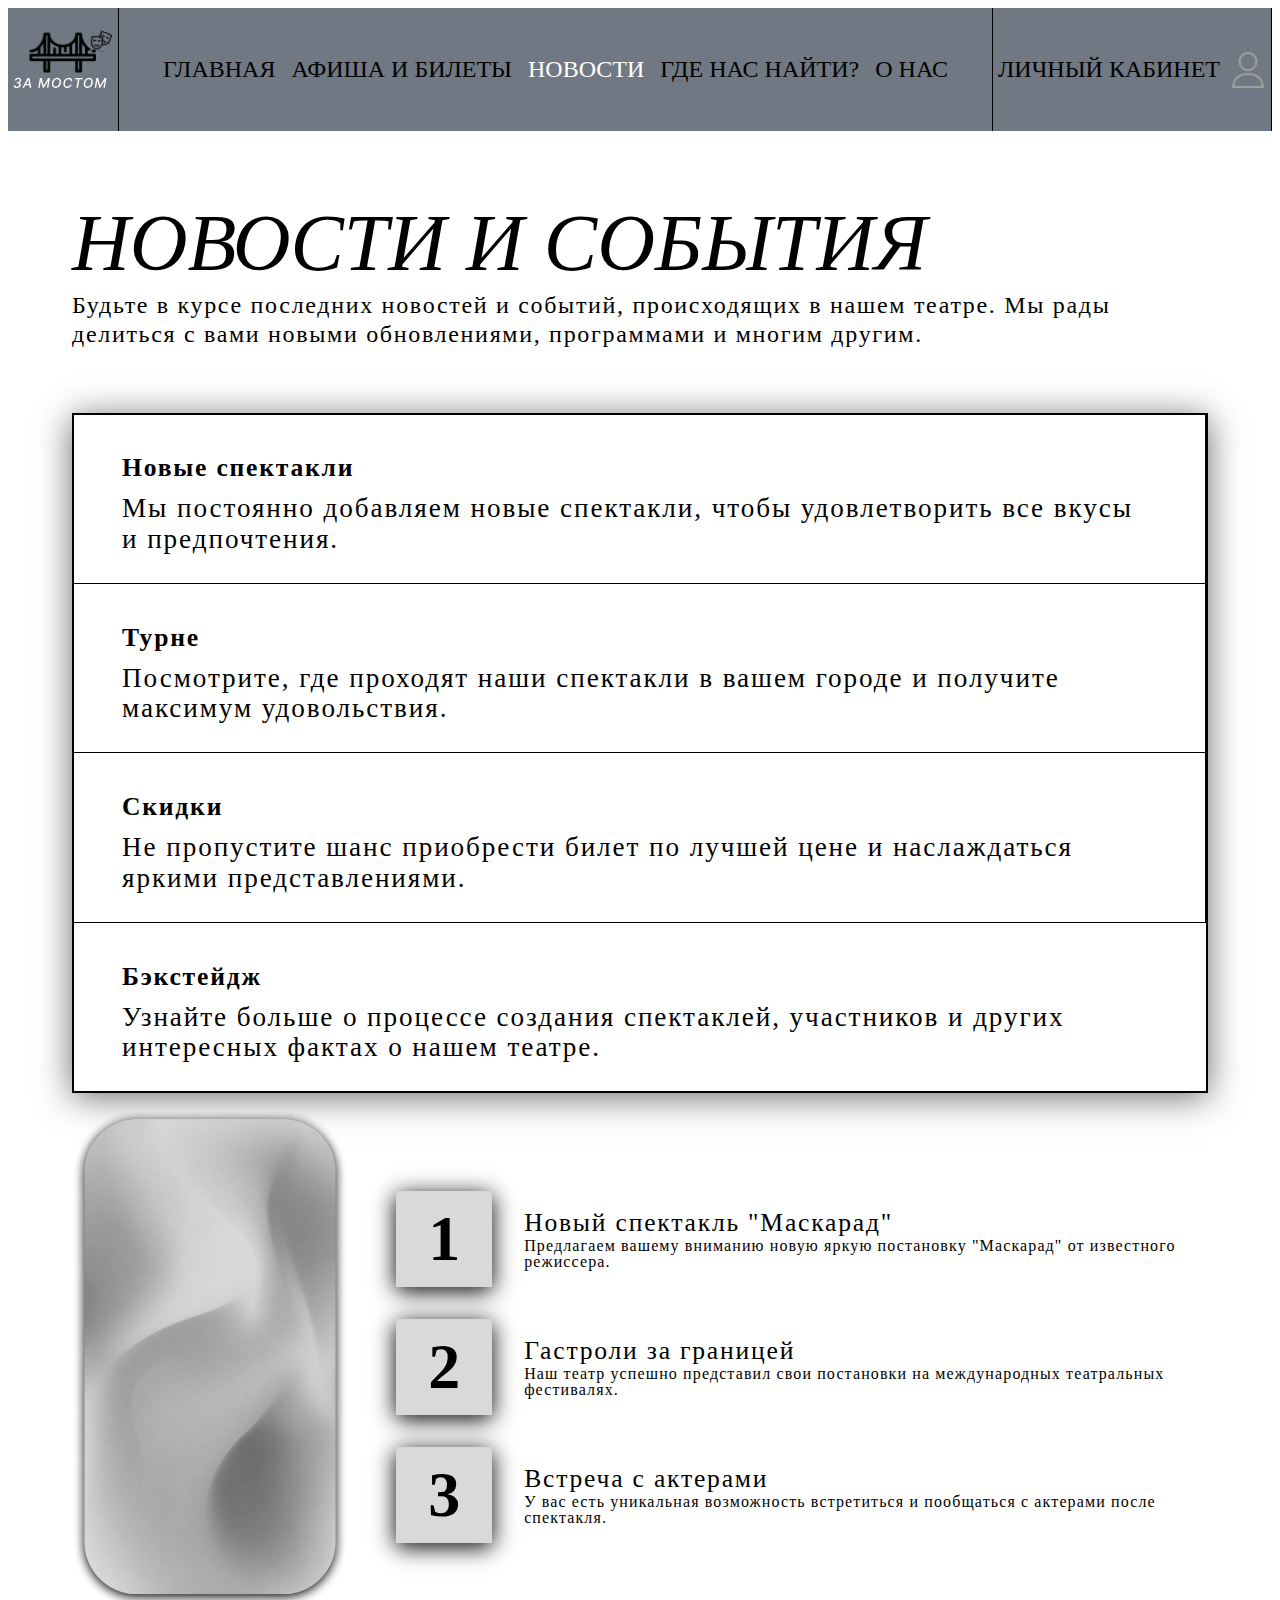
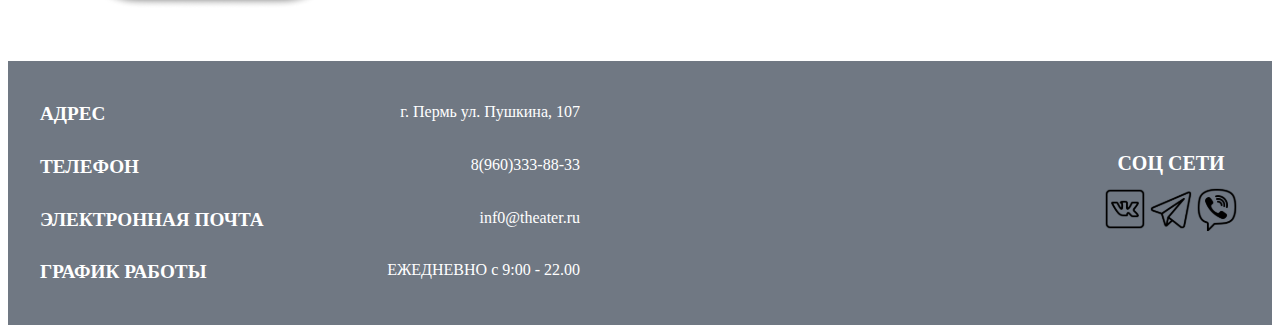
<file: pages/news/news.html>
<!DOCTYPE html>
<html lang="en">

<head>
    <meta charset="UTF-8">
    <!-- ?? -->
    <meta name="format-detection" content="telephone=no">

    <meta name="viewport" content="width=device-width, initial-scale=1.0">

    <link rel="preconnect" href="https://fonts.googleapis.com">
    <link rel="preconnect" href="https://fonts.gstatic.com" crossorigin>
    <link href="https://fonts.googleapis.com/css2?family=Montserrat:ital,wght@0,100;1,100&display=swap"
        rel="stylesheet">
    <link rel="stylesheet" href="../../style.css">
    <link rel="stylesheet" href="./news.css">
    <title>Новости</title>
</head>

<body>

    <div class="wrapper">

        <!-- header -->
        <header class="header">

            <!-- logo -->
            <div class="logo">
                <a href="../../index.html">
                    <img width="100px" height="100px" src="../../assets/logo.svg" alt="логотип" />
                </a>
            </div>

            <!-- меню в шапке -->
            <div class="nav">
                <ul class="list nav_list">
                    <li class="nav__item">
                        <a href="../../index.html" class="link">главная</a>
                    </li>
                    <li class="nav__item">
                        <a href="../afisha/afisha.html" class="link">Афиша и билеты</a>
                    </li>
                    <li class="nav__item">
                        <a href="../news/news.html" class="link link__active">новости</a>
                    </li>
                    <li class="nav__item">
                        <a href="../map/map.html" class="link ">где нас найти?</a>
                    </li>
                    <li class="nav__item">
                        <a href="../about/about.html" class="link">о нас</a>
                    </li>
                </ul>
            </div>

            <!-- личный кабинет вход -->
            <div class="header__lk lk">
                <a class="lk__link">
                    <span>Личный кабинет</span>
                </a>
                <img width="36px" height="36px" src="../../assets/icons/user.svg" />
            </div>

        </header>
        <section class="news">
            <h1 class="news__heading">Новости и события</h1>
            <div class="news__desc">Будьте в курсе последних новостей и событий, происходящих в нашем театре. Мы рады
                делиться с вами новыми обновлениями, программами и многим другим.</div>
            <div class="news__categories categories-news">

                <!-- card -->
                <div class="categories-news__category">
                    <h6 class="categories-news__title">
                        Новые спектакли
                    </h6>
                    <div class="categories-news__text">
                        Мы постоянно добавляем новые спектакли, чтобы удовлетворить все вкусы и предпочтения.
                    </div>
                </div>

                <!-- card2 -->
                <div class="categories-news__category">
                    <h6 class="categories-news__title">
                        Турне
                    </h6>
                    <div class="categories-news__text">
                        Посмотрите, где проходят наши спектакли в вашем городе и получите максимум удовольствия. </div>
                </div>


                <!-- card3 -->
                <div class="categories-news__category">
                    <h6 class="categories-news__title">
                        Скидки </h6>
                    <div class="categories-news__text">
                        Не пропустите шанс приобрести билет по лучшей цене и наслаждаться яркими представлениями. </div>
                </div>

                <!-- card4 -->
                <div class="categories-news__category">
                    <h6 class="categories-news__title">
                        Бэкстейдж </h6>
                    <div class="categories-news__text">
                        Узнайте больше о процессе создания спектаклей, участников и других интересных фактах о нашем
                        театре. </div>
                </div>
            </div>

            <section class="smart__news news-smart">
                <div class="news-smart__img">
                    <img src="../../assets/images/news/smart.png" alt="смартфон">
                </div>
                <div class="news-smart__list">


                    <!-- ряд1 -->
                    <div class="news-smart__item">
                        <div class="news-smart__number">
                            1
                        </div>
                        <div class="news-smart__desc">
                            <div class="news-smart__title">
                                Новый спектакль "Маскарад"
                            </div>
                            <div class="news-smart__text">
                                Предлагаем вашему вниманию новую яркую постановку "Маскарад" от известного режиссера.
                            </div>
                        </div>
                    </div>

                    <!-- ряд2 -->
                    <div class="news-smart__item">
                        <div class="news-smart__number">
                            2
                        </div>
                        <div class="news-smart__desc">
                            <div class="news-smart__title">
                                Гастроли за границей
                            </div>
                            <div class="news-smart__text">
                                Наш театр успешно представил свои постановки на международных театральных фестивалях.
                            </div>
                        </div>
                    </div>

                    <!-- ряд3 -->
                    <div class="news-smart__item">
                        <div class="news-smart__number">
                            3
                        </div>
                        <div class="news-smart__desc">
                            <div class="news-smart__title">
                                Встреча с актерами </div>
                            <div class="news-smart__text">
                                У вас есть уникальная возможность встретиться и пообщаться с актерами после спектакля.
                            </div>
                        </div>
                    </div>
            </section>



        </section>

        <footer class="footer">
            <div class="footer__container container">

                <!-- первая колонка - контакты -->
                <div class="footer__col footer__contacts contacts">
                    <div class="contacts__str">
                        <span class="contacts__title">Адрес</span>
                        <span class="contacts__text">г. Пермь ул. Пушкина, 107</span>
                    </div>
                    <div class="contacts__str">
                        <span class="contacts__title">Телефон</span>
                        <span class="contacts__text">8(960)333-88-33</span>
                    </div>
                    <div class="contacts__str">
                        <span class="contacts__title">Электронная почта</span>
                        <span class="contacts__text">inf0@theater.ru</span>
                    </div>
                    <div class="contacts__str">
                        <span class="contacts__title">График работы</span>
                        <span class="contacts__text">ЕЖЕДНЕВНО с 9:00 - 22.00</span>
                    </div>
                </div>

                <!-- футер вторая колонка -->
                <div class="footer__col footer__col_right">
                    <!-- футер карта -->
                    <div class=" footer__map">
                        <!-- <img src="./assets/images/footer/map.png" alt="footer-map"> -->

                        <iframe
                            src="https://yandex.ru/map-widget/v1/?ll=56.227424%2C58.004138&mode=poi&poi%5Bpoint%5D=56.221126%2C58.002848&poi%5Buri%5D=ymapsbm1%3A%2F%2Forg%3Foid%3D1064300558&z=16.58"
                            width="100%" height="100%" frameborder="0" allowfullscreen="true"
                            style="position:relative;">
                        </iframe>


                    </div>

                    <!-- футер соцсети -->
                    <div class=" footer__socials socials white">
                        <div class="socials__text">Соц сети</div>
                        <div class="socials__list">
                            <a href="https://vk.com/">
                                <img src="../../assets/icons/socials/vk.svg" alt="вконтакте">
                            </a>
                            <a href="https://web.telegram.org">
                                <img src="../../assets/icons/socials/telegram.svg" alt="телеграм">
                            </a>
                            <a href="https://www.whatsapp.com/?lang=ru_RU">
                                <img src="../../assets/icons/socials/wtsapp.svg" alt="вотсап">
                            </a>
                        </div>
                    </div>
                </div>
            </div>
        </footer>

    </div>

    <script>

        function showDataInput() {
            const dateInput = document.querySelector('#date')
            dateInput.classList.remove('none')
            const dateLabel = document.querySelector('#datapickerLabel')
            dateLabel.classList.add('none')
        }

        function showDataInput(str) {
            const label = document.querySelector(`#${str}-label`)
            label.classList.add('none')
            const input = document.querySelector(`#${str}-input`)
            input.classList.remove('none')
        }


    </script>
    <script defer src="../../scripts/auth.js"></script>

</body>

</html>
</file>
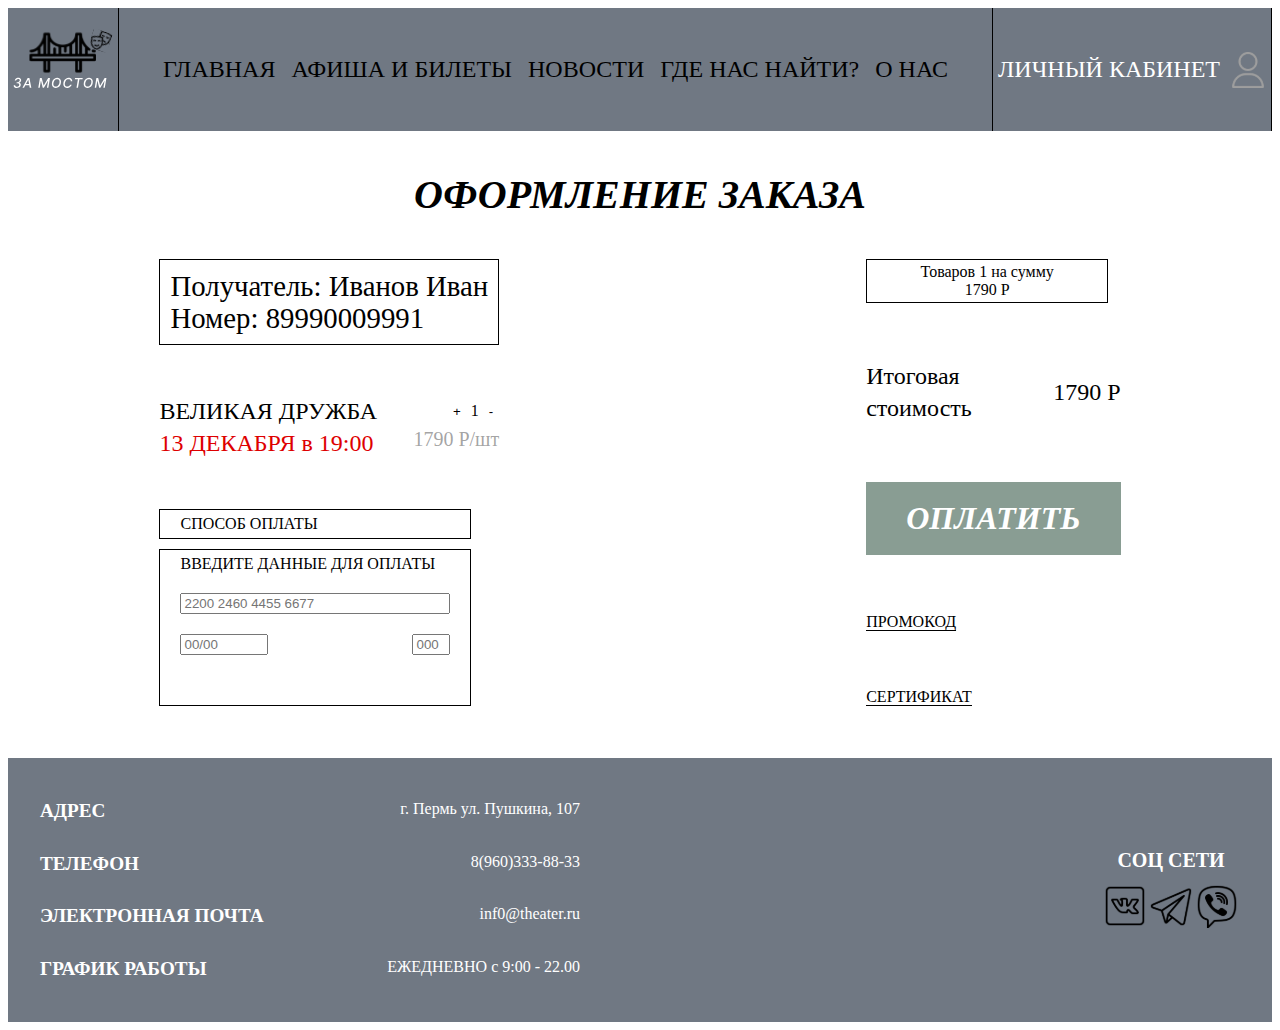
<file: pages/order/order.html>
<!DOCTYPE html>
<html lang="en">

<head>
    <meta charset="UTF-8">
    <!-- ?? -->
    <meta name="format-detection" content="telephone=no">

    <meta name="viewport" content="width=device-width, initial-scale=1.0">

    <link rel="preconnect" href="https://fonts.googleapis.com">
    <link rel="preconnect" href="https://fonts.gstatic.com" crossorigin>
    <link href="https://fonts.googleapis.com/css2?family=Montserrat:ital,wght@0,100;1,100&display=swap"
        rel="stylesheet">
    <link rel="stylesheet" href="../../style.css">
    <link rel="stylesheet" href="./order.css">
    <link rel="stylesheet" href="../../components/modal/modal.css">

    <title>Главная</title>
</head>

<body>

    <div class="wrapper">

        <!-- header -->
        <header class="header">

            <!-- logo -->
            <div class="logo">
                <a href="../../index.html">
                    <img width="100px" height="100px" src="../../assets/logo.svg" alt="логотип" />
                </a>
            </div>

            <!-- меню в шапке -->
            <div class="nav">
                <ul class="list nav_list">
                    <li class="nav__item">
                        <a href="../../index.html" class="link">главная</a>
                    </li>
                    <li class="nav__item">
                        <a href="../afisha/afisha.html" class="link">Афиша и билеты</a>
                    </li>
                    <li class="nav__item">
                        <a href="../news/news.html" class="link">новости</a>
                    </li>
                    <li class="nav__item">
                        <a href="../map/map.html" class="link">где нас найти?</a>
                    </li>
                    <li class="nav__item">
                        <a href="../about/about.html" class="link">о нас</a>
                    </li>
                </ul>
            </div>

            <!-- личный кабинет вход -->
            <div class="header__lk lk">
                <a  class="lk__link link__active">
                    <span>Личный кабинет</span>
                </a>
                <img width="36px" height="36px" src="../../assets/icons/user.svg" />
            </div>

        </header>

        <section class="order">
            <h3 class="order__heading">ОФОРМЛЕНИЕ ЗАКАЗА</h3>

            <div class="order__body">

                <div class="order__col order__col_1">

                    <!-- получатель -->
                    <div class="order__client">
                        <div class="client__text">Получатель: Иванов Иван</div>
                        <div class="client__text">Номер: 89990009991</div>

                    </div>

                    <!-- инфо о спектакле -->
                    <div class="order__event">
                        <div class="event__1row">
                            <div class="name">ВЕЛИКАЯ ДРУЖБА</div>
                            <div class="count">
                                <button class="btn count_btn">+</button>
                                1
                                <button class="btn count_btn">-</button>
                            </div>
                        </div>
                        <div class="event__2row">
                            <div class="date">13 ДЕКАБРЯ в 19:00</div>
                            <div class="price">1790 P/шт</div>
                        </div>
                    </div>

                    <!-- карта -->
                    <div class="order__payment payment">
                        <div class="payment__choise">СПОСОБ ОПЛАТЫ</div>
                        <div class="payment__card">
                            <label for="">ВВЕДИТЕ ДАННЫЕ ДЛЯ ОПЛАТЫ</label>
                            <input onkeypress="return event.charCode >= 48 && event.charCode <= 57" type="text"
                                maxlength="16" placeholder="2200 2460 4455 6677">
                            <div class="payment__data">
                                <input onkeypress="return event.charCode >= 48 && event.charCode <= 57" type="text"
                                    maxlength="4" class="payment__year" placeholder="00/00">
                                <input maxlength="3" onkeypress="return event.charCode >= 48 && event.charCode <= 57"
                                    type="text" class="payment__code" placeholder="000">
                            </div>
                        </div>
                    </div>

                </div>

                <div class="order__col order__col_2">

                    <div class="order__total-badge badge-total">
                        <div class="badge-total__text">Товаров 1 на сумму</div>
                        <div class="badge-total__text">1790 Р</div>
                    </div>

                    <div class="order__amount amount-order">
                        <div class="amount-order__text">Итоговая стоимость</div>
                        <div class="amount-order__text">1790 Р</div>
                    </div>

                    <button class="myBtn_multi btn btn_order">
                        <!-- <a href="../../index.html"> -->
                        <span>ОПЛАТИТЬ</span>
                        <!-- </a> -->
                    </button>

                    <!-- промокод -->
                    <div class="order__input order__input_promo">
                        <label id="promo-label" onClick="showDataInput('promo')" for="promo">
                            ПРОМОКОД
                        </label>
                        <input class='none' placeholder="ПРОМОКОД" type="text" name="promo" id="promo-input">
                    </div>
                    <!-- сертификат -->

                    <div class="order__input order__input_cert">
                        <label id="cert-label" onClick="showDataInput('cert')" for="cert-input">
                            СЕРТИФИКАТ
                        </label>
                        <input class='none' placeholder="СЕРТИФИКАТ" type="text" name="cert" id="cert-input">
                    </div>

                </div>
            </div>

        </section>


        <!-- модалка -->

        <!-- The Modal 1-->
        <div class="modal modal_multi">
            <!-- Modal 1 content -->
            <div class="modal-content">
                <span class="close__modal close_multi">×</span>
                <div class="modal__title">Заказ оплачен</div>
                <div class="modal__text center">Ваш заказ:</div>
                <div class="modal__title">билет на спектакль ВЕЛИКАЯ ДРУЖБА</div>
                <div class="modal__text center">время события:</div>
                <div class="modal__title">13 ДЕКАБРЯ в 19:00</div>
                <div class="modal__text center">ряд последний, нижняя полка, у туалета</div>
                <div class="modal__img">
                    <img src="../../assets/images/afisha/friendship.jpg" alt="">
                </div>
            </div>
        </div>

        <footer class="footer">
            <div class="footer__container container">

                <!-- первая колонка - контакты -->
                <div class="footer__col footer__contacts contacts">
                    <div class="contacts__str">
                        <span class="contacts__title">Адрес</span>
                        <span class="contacts__text">г. Пермь ул. Пушкина, 107</span>
                    </div>
                    <div class="contacts__str">
                        <span class="contacts__title">Телефон</span>
                        <span class="contacts__text">8(960)333-88-33</span>
                    </div>
                    <div class="contacts__str">
                        <span class="contacts__title">Электронная почта</span>
                        <span class="contacts__text">inf0@theater.ru</span>
                    </div>
                    <div class="contacts__str">
                        <span class="contacts__title">График работы</span>
                        <span class="contacts__text">ЕЖЕДНЕВНО с 9:00 - 22.00</span>
                    </div>
                </div>

                <!-- футер вторая колонка -->
                <div class="footer__col footer__col_right">
                    <!-- футер карта -->
                    <div class=" footer__map">
                        <!-- <img src="./assets/images/footer/map.png" alt="footer-map"> -->

                        <iframe
                            src="https://yandex.ru/map-widget/v1/?ll=56.227424%2C58.004138&mode=poi&poi%5Bpoint%5D=56.221126%2C58.002848&poi%5Buri%5D=ymapsbm1%3A%2F%2Forg%3Foid%3D1064300558&z=16.58"
                            width="100%" height="100%" frameborder="0" allowfullscreen="true"
                            style="position:relative;">
                        </iframe>


                    </div>

                    <!-- футер соцсети -->
                    <div class=" footer__socials socials white">
                        <div class="socials__text">Соц сети</div>
                        <div class="socials__list">
                            <a href="https://vk.com/">
                                <img src="../../assets/icons/socials/vk.svg" alt="вконтакте">
                            </a>
                            <a href="https://web.telegram.org">
                                <img src="../../assets/icons/socials/telegram.svg" alt="телеграм">
                            </a>
                            <a href="https://www.whatsapp.com/?lang=ru_RU">
                                <img src="../../assets/icons/socials/wtsapp.svg" alt="вотсап">
                            </a>
                        </div>
                    </div>
                </div>
            </div>
        </footer>
    </div>
    <script>
        // промокод и сертификат
        function showDataInput() {
            const dateInput = document.querySelector('#date')
            dateInput.classList.remove('none')
            const dateLabel = document.querySelector('#datapickerLabel')
            dateLabel.classList.add('none')
        }

        function showDataInput(str) {
            const label = document.querySelector(`#${str}-label`)
            label.classList.add('none')
            const input = document.querySelector(`#${str}-input`)
            input.classList.remove('none')
        }
    </script>
    <script defer src="../../scripts/modal.js"></script>
    <script defer src="../../scripts/auth.js"></script>

</body>

</html>
</file>
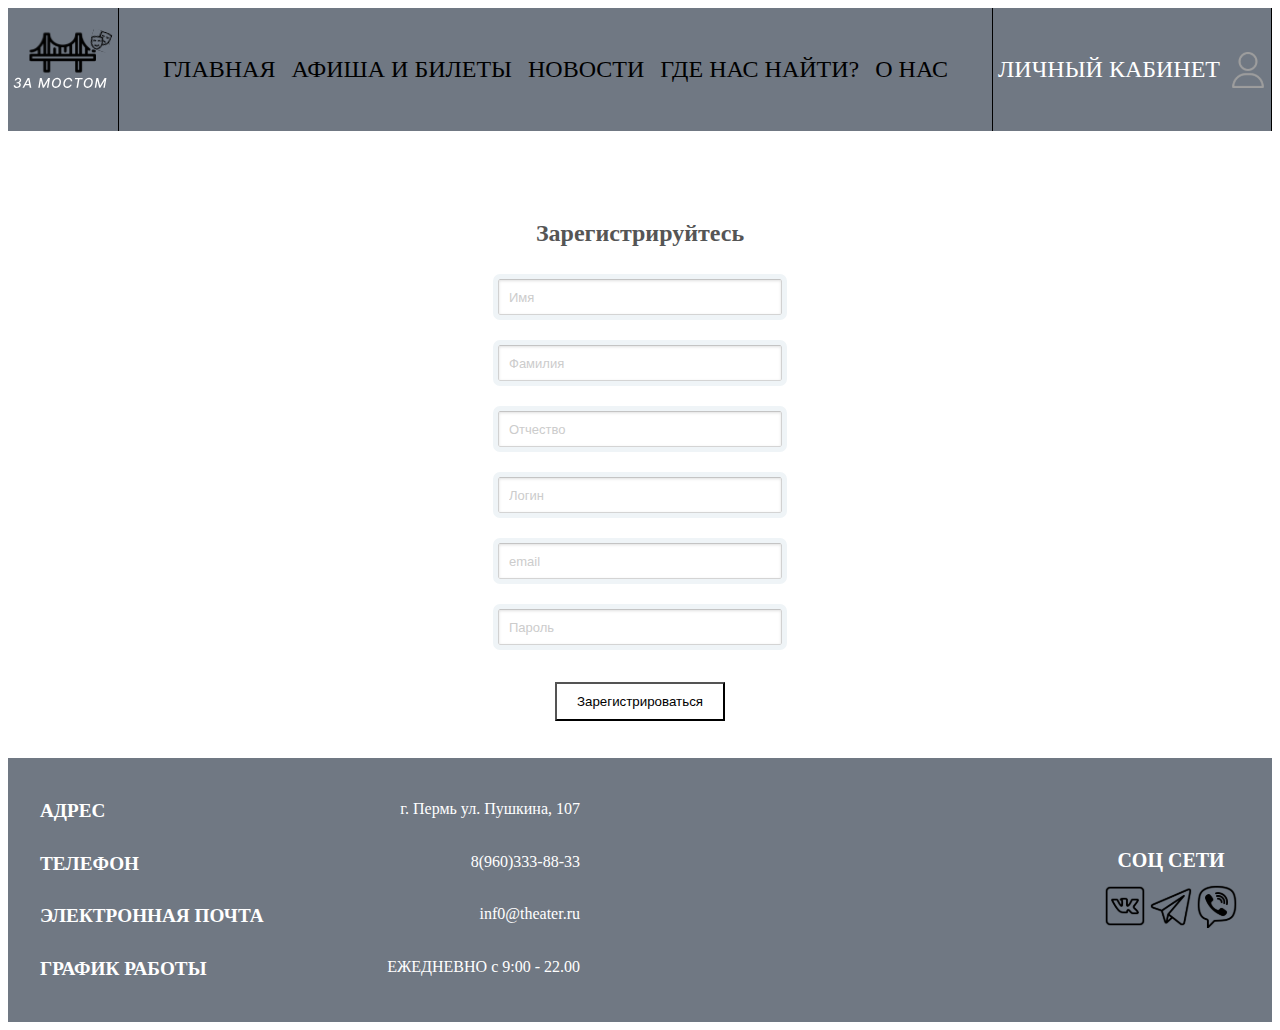
<file: pages/register/register.html>
<!DOCTYPE html>
<html lang="en">

<head>
    <meta charset="UTF-8">
    <meta name="viewport" content="width=device-width, initial-scale=1.0">
    <link rel="preconnect" href="https://fonts.googleapis.com">
    <link rel="preconnect" href="https://fonts.gstatic.com" crossorigin>
    <link href="https://fonts.googleapis.com/css2?family=Montserrat:ital,wght@0,100;1,100&display=swap"
        rel="stylesheet">
    <link rel="stylesheet" href="../../style.css">
    <link rel="stylesheet" href="./register.css">
    <title>Главная</title>
</head>

<body>

    <div class="wrapper">

        <!-- header -->
        <header class="header">

            <!-- logo -->
            <div class="logo">
                <a href="../../index.html">
                    <img width="100px" height="100px" src="../../assets/logo.svg" alt="логотип" />
                </a>
            </div>

            <!-- меню в шапке -->
            <div class="nav">
                <ul class="list nav_list">
                    <li class="nav__item">
                        <a href="../../index.html" class="link">главная</a>
                    </li>
                    <li class="nav__item">
                        <a href="../afisha/afisha.html" class="link">Афиша и билеты</a>
                    </li>
                    <li class="nav__item">
                        <a href="../news/news.html" class="link">новости</a>
                    </li>
                    <li class="nav__item">
                        <a href="../map/map.html" class="link">где нас найти?</a>
                    </li>
                    <li class="nav__item">
                        <a href="../about/about.html" class="link">о нас</a>
                    </li>
                </ul>
            </div>

            <!-- личный кабинет вход -->
            <div class="header__lk lk">
                <a  class="lk__link link__active">
                    <span>Личный кабинет</span>
                </a>
                <img width="36px" height="36px" src="../../assets/icons/user.svg" />
            </div>

        </header>



        <!-- ------------------- -->
        <div class="sign_in">
            <div class=".sign_in__container">
                <div class="entry-content">
                    <div class="login">
                        <h1>Зарегистрируйтесь</h1>
                        <div class="form" name="autorize" method="post" action="">
                            <p>
                                <input class="input__form input__name" type="text" name="name" required="" placeholder="Имя">
                            </p>
                            <p>
                                <input class="input__form input__surname" type="text" name="surname" required="" placeholder="Фамилия">
                            </p>
                            <p>
                                <input class="input__form input__fathername" type="text" name="fathername" required="" placeholder="Отчество">
                            </p>
                            <p>
                                <input class="input__form input__login" type="text" name="login" required="" placeholder="Логин">
                            </p>
                            <p>
                                <input class="input__form input__email" type="text" name="email" required="" placeholder="email">
                            </p>
                            <p>
                                <input class="input__form input__pass" type="password" name="password" required="" placeholder="Пароль">
                            </p>
                           
                            <div class="div__submit">
                                <button class="btn btn__submit submit_register">Зарегистрироваться</button>
                            </div>
                        </div>
                    </div>

                    <div class="clearfix"></div>
                </div>
            </div>
        </div>


        <footer class="footer">
            <div class="footer__container container">

                <!-- первая колонка - контакты -->
                <div class="footer__col footer__contacts contacts">
                    <div class="contacts__str">
                        <span class="contacts__title">Адрес</span>
                        <span class="contacts__text">г. Пермь ул. Пушкина, 107</span>
                    </div>
                    <div class="contacts__str">
                        <span class="contacts__title">Телефон</span>
                        <span class="contacts__text">8(960)333-88-33</span>
                    </div>
                    <div class="contacts__str">
                        <span class="contacts__title">Электронная почта</span>
                        <span class="contacts__text">inf0@theater.ru</span>
                    </div>
                    <div class="contacts__str">
                        <span class="contacts__title">График работы</span>
                        <span class="contacts__text">ЕЖЕДНЕВНО с 9:00 - 22.00</span>
                    </div>
                </div>

                <!-- футер вторая колонка -->
                <div class="footer__col footer__col_right">
                    <!-- футер карта -->
                    <div class=" footer__map">
                        <!-- <img src="./assets/images/footer/map.png" alt="footer-map"> -->

                        <iframe
                            src="https://yandex.ru/map-widget/v1/?ll=56.227424%2C58.004138&mode=poi&poi%5Bpoint%5D=56.221126%2C58.002848&poi%5Buri%5D=ymapsbm1%3A%2F%2Forg%3Foid%3D1064300558&z=16.58"
                            width="100%" height="100%" frameborder="0" allowfullscreen="true"
                            style="position:relative;">
                        </iframe>


                    </div>

                    <!-- футер соцсети -->
                    <div class=" footer__socials socials white">
                        <div class="socials__text">Соц сети</div>
                        <div class="socials__list">
                            <a href="https://vk.com/">
                                <img src="../../assets/icons/socials/vk.svg" alt="вконтакте">
                            </a>
                            <a href="https://web.telegram.org">
                                <img src="../../assets/icons/socials/telegram.svg" alt="телеграм">
                            </a>
                            <a href="https://www.whatsapp.com/?lang=ru_RU">
                                <img src="../../assets/icons/socials/wtsapp.svg" alt="вотсап">
                            </a>
                        </div>
                    </div>
                </div>
            </div>
        </footer>
    </div>

    <script defer src="../../scripts/auth.js"></script>
</body>

</html>
</file>
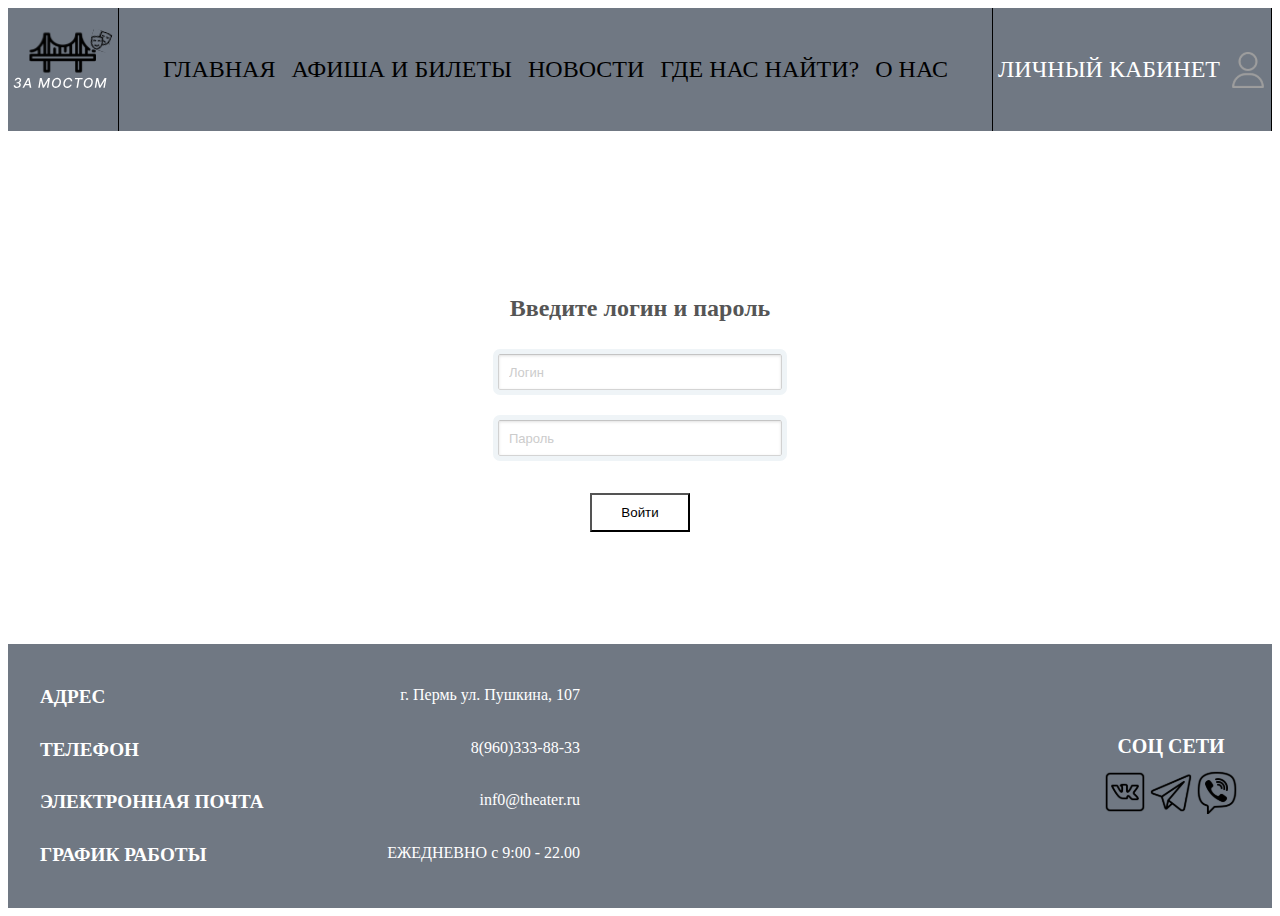
<file: pages/sign_in/sign_in.html>
<!DOCTYPE html>
<html lang="en">

<head>
    <meta charset="UTF-8">
    <meta name="viewport" content="width=device-width, initial-scale=1.0">
    <link rel="preconnect" href="https://fonts.googleapis.com">
    <link rel="preconnect" href="https://fonts.gstatic.com" crossorigin>
    <link href="https://fonts.googleapis.com/css2?family=Montserrat:ital,wght@0,100;1,100&display=swap"
        rel="stylesheet">
    <link rel="stylesheet" href="../../style.css">
    <link rel="stylesheet" href="./sign_in.css">
    <title>Главная</title>
</head>

<body>

    <div class="wrapper">

        <!-- header -->
        <header class="header">

            <!-- logo -->
            <div class="logo">
                <a href="../../index.html">
                    <img width="100px" height="100px" src="../../assets/logo.svg" alt="логотип" />
                </a>
            </div>

            <!-- меню в шапке -->
            <div class="nav">
                <ul class="list nav_list">
                    <li class="nav__item">
                        <a href="../../index.html" class="link">главная</a>
                    </li>
                    <li class="nav__item">
                        <a href="../afisha/afisha.html" class="link">Афиша и билеты</a>
                    </li>
                    <li class="nav__item">
                        <a href="../news/news.html" class="link">новости</a>
                    </li>
                    <li class="nav__item">
                        <a href="../map/map.html" class="link">где нас найти?</a>
                    </li>
                    <li class="nav__item">
                        <a href="../about/about.html" class="link">о нас</a>
                    </li>
                </ul>
            </div>

            <!-- личный кабинет вход -->
            <div class="header__lk lk">
                <a  class="lk__link link__active">
                    <span>Личный кабинет</span>
                </a>
                <img width="36px" height="36px" src="../../assets/icons/user.svg" />
            </div>

        </header>



        <!-- ------------------- -->
        <div class="sign_in">
            <div class=".sign_in__container">
                <div class="entry-content">
                    <div class="login">
                        <h1>Введите логин и пароль</h1>
                        <div class="form" name="autorize" method="post" action="">
                            <p>
                                <input class="input__login" type="text" name="login" required="" placeholder="Логин">
                            </p>
                            <p>
                                <input class="input__pass" type="password" name="password" required="" placeholder="Пароль">
                            </p>
                           
                            <div class="div__submit">
                                <button class="btn btn__submit submit_login">Войти</button>
                            </div>
                        </div>
                    </div>

                    <div class="clearfix"></div>
                </div>
            </div>
        </div>


        <footer class="footer">
            <div class="footer__container container">

                <!-- первая колонка - контакты -->
                <div class="footer__col footer__contacts contacts">
                    <div class="contacts__str">
                        <span class="contacts__title">Адрес</span>
                        <span class="contacts__text">г. Пермь ул. Пушкина, 107</span>
                    </div>
                    <div class="contacts__str">
                        <span class="contacts__title">Телефон</span>
                        <span class="contacts__text">8(960)333-88-33</span>
                    </div>
                    <div class="contacts__str">
                        <span class="contacts__title">Электронная почта</span>
                        <span class="contacts__text">inf0@theater.ru</span>
                    </div>
                    <div class="contacts__str">
                        <span class="contacts__title">График работы</span>
                        <span class="contacts__text">ЕЖЕДНЕВНО с 9:00 - 22.00</span>
                    </div>
                </div>

                <!-- футер вторая колонка -->
                <div class="footer__col footer__col_right">
                    <!-- футер карта -->
                    <div class=" footer__map">
                        <!-- <img src="./assets/images/footer/map.png" alt="footer-map"> -->

                        <iframe
                            src="https://yandex.ru/map-widget/v1/?ll=56.227424%2C58.004138&mode=poi&poi%5Bpoint%5D=56.221126%2C58.002848&poi%5Buri%5D=ymapsbm1%3A%2F%2Forg%3Foid%3D1064300558&z=16.58"
                            width="100%" height="100%" frameborder="0" allowfullscreen="true"
                            style="position:relative;">
                        </iframe>


                    </div>

                    <!-- футер соцсети -->
                    <div class=" footer__socials socials white">
                        <div class="socials__text">Соц сети</div>
                        <div class="socials__list">
                            <a href="https://vk.com/">
                                <img src="../../assets/icons/socials/vk.svg" alt="вконтакте">
                            </a>
                            <a href="https://web.telegram.org">
                                <img src="../../assets/icons/socials/telegram.svg" alt="телеграм">
                            </a>
                            <a href="https://www.whatsapp.com/?lang=ru_RU">
                                <img src="../../assets/icons/socials/wtsapp.svg" alt="вотсап">
                            </a>
                        </div>
                    </div>
                </div>
            </div>
        </footer>
    </div>

    <script defer src="../../scripts/auth.js"></script>
</body>

</html>
</file>
<file: style.css>
body {
    background-color: #fff;
    box-sizing: border-box;

    overflow-x: hidden;
    height: 100%;
}

a {
    text-decoration: none;
    color: inherit;

    cursor: pointer;
}

button,
a {
    transition: all 0.3s ease 0s;
}

button:hover,
a:hover {
    color: rgba(245, 161, 5, 0.884);
    transform: scale(1.05);
}


/* элементы списков */
ul {
    padding: 0;
}

li {
    list-style: none;
}

/* ссылки */
.link {
    color: inherit
}

.link:active {
    color: #fff;
}

/* позиционирование списков общее */
.list {
    display: flex;
    justify-content: space-around;
    align-items: center;
}


/* общие стили */

.none {
    display: none !important;
}

.center {
    text-align: center !important;
}

.section__heading {
    font-family: Inter;
    font-size: 36px;
    font-weight: 700;
    line-height: 44px;
    letter-spacing: 0em;
    text-align: left;

    text-transform: uppercase;

}

.section__text {
    font-family: Inter;
    font-size: 24px;
    font-weight: 200;
    line-height: 29px;
    letter-spacing: 0em;
    text-align: left;

    padding-top: 1rem;
}

.white {
    color: #fff;
}

.btn-main {
    text-transform: uppercase;

    min-width: 100px;
    background-color: #fff;
    padding: 10px 20px;

    display: flex;
    justify-content: center;
    align-items: center;

    font-family: Inter;
    font-size: 24px;
    font-style: italic;
    font-weight: 700;
    line-height: 29px;
    letter-spacing: 0em;

}


/* общий враппер */
.wrapper {
    max-width: 1490px;
    margin: 0 auto;
    min-height: 100vh;
    /* overflow: hidden; */

    display: flex;
    flex-direction: column;
    overflow: hidden;
}



.container {
    padding: 6rem;
    padding-bottom: 0;

}

@media (max-width: 500px) {
    .container {
        padding: 2rem;
        padding-bottom: 0;
    }
}

@media (min-width: 501px) and (max-width: 700px) {
    .container {
        padding: 2.5em;
        padding-bottom: 0;
    }
}

@media (min-width: 701px) and (max-width: 900px) {
    .container {
        padding: 3em;
        padding-bottom: 0;
    }
}

@media (min-width: 901px) and (max-width: 1100px) {
    .container {
        padding: 4em;
        padding-bottom: 0;
    }
}

/* шапка */
.header {
    height: 123px;
    background-color: #707883;
    color: #000;

    display: flex;
    justify-content: space-between;
    align-items: center;


    text-transform: uppercase;
}


@media (max-width:600px) {
    .header {
        flex-direction: column;
        height: 100%;
        padding-bottom: 10px;
        height: 100vh;
    }

    .header .lk img {
        display: none;
    }
}


/* для бордера блоков шапки */
.header>div {
    border-right: 1px solid #000;
    height: 100%;
    padding: 0 5px;
}

@media (max-width:600px) {
    .header>div {
        border: none;
    }
}


/* меню в шапке */
.nav {
    flex: 60%;

    display: flex;
    justify-content: center;
    align-items: center;
}

.nav_list {
    gap: 1rem;
    text-align: center;

    justify-content: center;
    flex-wrap: wrap;
    row-gap: 1rem;

}

@media (max-width:600px) {
    .nav_list {
        flex-direction: column;
        /* font-size: 2rem; */
    }
}

.nav__item a,
.lk__link {
    font-size: 1.5rem;
}

@media (max-width:600px) {

    .nav__item a,
    .lk__link {
        font-size: 2rem;
        gap: 4rem;
    }
}

@media (min-width:601px) and (max-width:900px) {

    .nav__item a,
    .lk__link {
        font-size: 1rem;
        gap: 1rem;
    }
}

@media (min-width:901px)and (max-width:1100px) {

    .nav__item a,
    .lk__link {
        font-size: 1.2rem;
    }
}



/* вход в личный кабинет */
.header__lk {
    display: flex;
    justify-content: center;
    align-items: center;
    gap: 10px;
    text-align: center;

}

@media (max-width:600px) {
    .header__lk {
        font-size: 2rem;
    }
}


.header__lk img {
    stroke: #fff
}


/* баннер */
.hero {}

.hero__container {
    display: flex;
    gap: 4rem;
    justify-content: center;
    align-items: center;
    min-height: 400px;
}


@media (max-width: 525px) {
    .hero__container {
        flex-direction: column;
    }

    .hero__body {
        flex: 100%;
        min-width: 100%;
    }

}

@media (min-width: 150px) and (max-width: 768px) {
    .hero__container {
        gap: 2rem;
    }
}

@media (min-width: 769px) and (max-width: 900px) {
    .hero__container {
        gap: 2.5rem;
    }
}

@media (min-width: 901px) and(max-width: 1100px) {
    .hero__container {
        gap: 3rem;
    }
}

/* текстовый контент баннера */
.hero__body {

    display: flex;
    flex-direction: column;
    justify-content: center;

    max-width: 60%;
    height: 100px;
}

@media (max-width: 500px) and (max-width: 700px) {
    .hero__body {
        max-width: 30%;
    }
}

@media (max-width: 850px) {
    .hero__body {
        max-width: 50%;
    }
}



/* заголовок баннера */
.heading {
    font-family: Inter;
    font-size: 4rem;
    font-style: italic;
    font-weight: 500;
    /* line-height: 74px; */
    letter-spacing: 0.07em;
    text-align: left;

    margin: 0;

}

@media (max-width: 850px) {
    .heading {
        font-size: 2.5rem;
    }
}

@media (min-width: 851px) and (max-width: 1100px) {
    .heading {
        font-size: 3rem;
    }
}


.simple__text {
    font-family: Inter;
    font-size: 2rem;
    font-weight: 200;
    letter-spacing: 0em;
    text-align: left;
}



@media (min-width: 150px) and (max-width: 599px) {
    .simple__text {
        font-size: 1.3rem;
    }
}

@media (min-width: 600px) and (max-width: 1100px) {
    .simple__text {
        font-size: 1.5rem;
    }
}



.hero__image {
    flex-grow: 1;
    /* flex-shrink: 0; */
    width: 100%;
    height: 100%;
    border-radius: 20px;
    overflow: hidden;
}

.hero__image img {
    width: 100%;
    height: 100%;
    max-height: 400px;

    object-fit: cover;
    object-position: center;

}

/* кнопка купить */
.btn__hero {
    margin-top: 3.5rem;
    align-self: flex-end;

    display: flex;
    justify-content: center;
    align-items: center;

    padding: 16px 25px;
    background-color: #707883;
    border: none;
    border-bottom-left-radius: 20px;
    border-top-right-radius: 20px;
    width: 230px;

    color: #fff;
    font-family: Inter;
    font-size: 16px;
    font-style: italic;
    font-weight: 700;
    line-height: 19px;
    letter-spacing: 0.07em;
    text-align: left;
}

@media (max-width:600px) {
    .btn__hero {
        margin-top: 1rem;
    }
}

@media (min-width:601px) and (max-width:700px) {
    .btn__hero {
        margin-top: 2rem;
    }
}



/* секция каталог  */
.catalog {
    /* padding: 0 100px; */
}

.catalog__container {
    /* padding: 2.5rem 5rem;
    border-radius: 60px; */
    /* margin-top: 2rem; */
}

@media (max-width:500px) {
    .catalog__container {
        padding: 1rem;
    }

}


.catalog__list {
    margin-top: 2rem;
}

.catalog__card-name {
    font-family: Inter;
    font-size: 33px;
    font-weight: 200;
    line-height: 40px;
    letter-spacing: 0em;
    text-align: left;

    text-align: center;
    margin-top: 22px;

}



/* преимущества покупки билетов  */
.advantages {}

.adventages__cards {
    display: flex;
    gap: 80px;
    justify-content: center;
    align-items: stretch;
    padding-top: 50px;
}

@media (max-width: 768px) {
    .adventages__cards {
        flex-direction: column;
        gap: 40px;
    }
}

.adventages__card {
    padding: 25px 20px;
    border: 1px solid #000;
    border-radius: 30px;

}

.adventages__card-title {
    font-family: Inter;
    font-size: 16px;
    font-weight: 700;
    line-height: 19px;
    letter-spacing: 0em;
    text-align: left;
}

.adventages__card-text {
    font-family: Inter;
    font-size: 16px;
    font-weight: 200;
    line-height: 19px;
    letter-spacing: 0em;
    text-align: left;
}

.text-right {
    text-align: right;
}

/* разделительая полоска
.delimiter {
    display: inline;
}
.delimiter hr {
    display: inline;
    width: 100%;
    margin: 0;
    padding: 0;
} */




/* .footer */
.footer {

    margin-top: 2rem;
    flex: 0 0 auto;
    min-height: 230px;
    background-color: #707883;

    display: flex;
    flex-direction: column;
    justify-content: center;
}

.footer__container {
    display: flex;
    justify-content: space-between;
    gap: 1rem;
    padding: 2rem;
}

@media (max-width: 768px) {
    .footer__container {
        flex-direction: column;
        row-gap: 30px;
    }
}



.footer__col {
    width: 45%;
}

@media (max-width: 768px) {
    .footer__col {
        width: 100%;
    }
}


.footer__contacts {
    display: flex;
    flex-direction: column;
    align-items: stretch;
    min-height: 100%;
    justify-content: space-between !important;

    padding: 10px 0;
    row-gap: 10px;
}

.contacts__str {
    display: flex;
    justify-content: space-between;
    color: #fff;
    column-gap: 10px;

    /* min-width: 600px; */
}

@media (max-width: 600px) {
    .contacts__str {
        flex-direction: column;
        align-items: center;
    }
}

.contacts__title {
    text-transform: uppercase;
    font-family: Inter;
    font-size: 1.2rem;
    font-weight: 700;
    /* line-height: 24px; */
    letter-spacing: 0em;
    text-align: left;
}

.footer__col_right {
    display: flex;
    justify-content: space-between;
    /* align-items: start; */
    justify-self: space-between;
    gap: 10px;
}

@media (max-width: 600px) {
    .footer__col_right {
        flex-direction: column;
    }
}


.footer__map {
    /* border-radius: 20px; */
    overflow: hidden;
    min-height: 200px;
    min-width: 70%;

    /* display: flex;
    justify-content: center;
    align-items: center; */
}

@media (min-width:400px) and (max-width:600px) {
    .footer__map {
        max-width: 60%;
        margin: 0 auto;
    }

}


.footer__socials {
    display: flex;
    flex-direction: column;
    justify-content: center;
    align-items: center;
}

.socials__text {
    text-align: center !important;
    text-transform: uppercase;

    font-family: Inter;
    font-size: 20px;
    font-weight: 700;
    line-height: 24px;
    letter-spacing: 0em;
    text-align: left;

}

.socials__list {
    display: flex;
    justify-content: space-between;
    align-items: center;

    padding-top: 11px;
}

@media (min-width:600px) and (max-width: 1100px) {
    .socials__list {
        flex-direction: column;
        align-items: center;
    }
}

.link__active {
    color: #fff;
}




/* слайдер */
.swiper-container * {
    margin: 0;
    margin-top: 10px;
    padding: 0;
    box-sizing: border-box;

    /* display: block;
    overflow: hidden; */
}

.swiper-container {
    box-sizing: border-box;
    /* width: 80%; */
    min-width: 80%;
    height: 200px;
    transition: opacity .6s ease;
}

.swiper-container.swiper-container-coverflow {
    padding: 2% 0 calc(2% + 30px) 0;
}

.swiper-container:hover .swiper-button-prev,
.swiper-container:hover .swiper-button-next {
    transform: translateX(0);
    opacity: 1;
    visibility: visible;
}

.swiper-slide {
    background-position: center;
    background-size: cover;
    margin: 0 20px;

    max-width: 80%;


    border-radius: 20px;
    overflow: hidden;
}

.swiper-slide .swiper-content {
    position: absolute;
    bottom: 4%;
    left: 2%;
    max-width: 60%;
    padding: 10px 16px;
    color: #fff;
    font-family: Verdana, sans-serif;
    background: rgba(0, 0, 0, 0.6);
}

.swiper-slide .swiper-content .swiper-title {
    font-size: 30px;
    margin-bottom: 10px;
    font-family: 'Roboto', sans-serif;
}

.swiper-slide .swiper-content .swiper-caption {
    display: block;
    font-size: 15px;
    line-height: 1.4;
}

[class^="swiper-button-"] {
    width: 44px;
    opacity: 0;
    visibility: hidden;
}

.swiper-button-prev {
    transform: translateX(50px);
}

.swiper-button-next {
    transform: translateX(-50px);
}

.swiper-container-horizontal>.swiper-pagination-bullets .swiper-pagination-bullet {
    margin: 0 10px;
    bottom: 10px;
    position: relative;
    width: 12px;
    height: 12px;
    background-color: #707883;
    opacity: .5;
    transition: all .3s ease;
}

.swiper-container-horizontal>.swiper-pagination-bullets .swiper-pagination-bullet::before {
    content: '';
    position: absolute;
    top: 50%;
    left: 50%;
    width: 18px;
    height: 18px;
    transform: translate(-50%, -50%);
    border: 1px solid #000;
    border-radius: 50%;
}

.swiper-container-horizontal>.swiper-pagination-bullets .swiper-pagination-bullet:hover,
.swiper-container-horizontal>.swiper-pagination-bullets .swiper-pagination-bullet.swiper-pagination-bullet-active {
    opacity: 1;
}

@media (max-width: 767px) {
    .swiper-container-horizontal>.swiper-pagination-bullets .swiper-pagination-bullet {
        bottom: 4px;
    }

    .swiper-slide .swiper-content .swiper-title {
        font-size: 22px;
    }

    .swiper-slide .swiper-content .swiper-caption {
        font-size: 13px;
    }
}


/* pouring ПЕРЕЛИВАЮЩИЙСЯ ТЕКСТ*/
.pouring {
    font-size: 40px;
    line-height: 50px;
    font-family: Verdana, sans-serif;
    font-weight: 900;
    position: relative;
    background: white;
    overflow: hidden;
    text-transform: uppercase;
    text-align: center;
}

.pouring:before {
    content: '';
    position: absolute;
    filter: blur(10px);
    top: 0;
    left: 0;
    width: 100%;
    height: 100%;
    mix-blend-mode: screen;
    background-image: repeating-linear-gradient(-45deg, transparent, transparent 1em, #5b778f 1em, #d67e18 50%), repeating-linear-gradient(45deg, #337AB7, #337AB7 1em, #FFF 1em, #BFE2FF 50%);
    background-size: 3em 3em, 2em 2em;
    animation-name: ani;
    animation-duration: 10s;
    animation-timing-function: linear;
    animation-iteration-count: infinite;
    animation-direction: alternate;
}

@keyframes ani {
    from {
        background-position: 0 0;
    }

    to {
        background-position: 100% 0;
    }
}

@media (max-width:690px) {
    .pouring {
        font-size: 20px;
    }
}
</file>
<file: pages/about/about.css>
.about {
    flex-grow: 1;
    display: flex;

    flex-direction: column;

    padding: 4rem;
}

@media (max-width: 700px) {
    .about {
        padding: 1rem;
    }
}

@media (min-width: 701px) and (max-width: 900px) {
    .about {
        padding: 2rem;
    }
}

@media (min-width: 901px) and(max-width: 1100px) {
    .about {
        padding: 3rem;
    }
}



.about__heading {
    text-align: center;
    text-transform: uppercase;

    font-family: Inter;
    font-size: 5rem;
    font-style: italic;
    font-weight: 200;
    line-height: 6rem;
    letter-spacing: 0em;

    margin: 1rem;
}


@media (max-width: 1100px) {
    .about__heading {
        font-size: 4rem;
        line-height: 5rem;
    }
}

@media (max-width: 900px) {
    .about__heading {
        font-size: 3rem;
        line-height: 4rem;
    }
}

@media (max-width: 700px) {
    .about__heading {
        font-size: 2.5rem;
        line-height: 3rem;
    }
}


.about__text {
    font-family: Inter;
    font-size: 1.5rem;
    font-weight: 400;
    line-height: 1.8rem;
    letter-spacing: 0.07em;
    text-align: left;

}


@media (max-width: 1100px) {
    .about__text {
        font-size: 1.4rem;
        line-height: 1.7rem;
    }
}

@media (max-width: 900px) {
    .about__text {
        font-size: 1.3rem;
        line-height: 1.6rem;
    }
}

@media (max-width: 700px) {
    .about__text {
        font-size: 1.2rem;
        line-height: 1.5rem;
    }
}

.about__banner {
    display: flex;
    justify-content: center;

    margin: 2rem 1rem 0;
    max-width: 80vw;
}

.about__banner img {
    width: 100%;
}

@media (max-width:500px) {
    .about__banner img {
        display: none;
    }
}

@media (min-width:501px)and (max-width:800px) {
    .about__banner {
        /* width: 90%; */
        padding: 0 2rem;

    }
}
</file>
<file: pages/afisha/afisha.css>
.afisha {
    flex-grow: 1;
    display: flex;

    flex-direction: column;
}

.afisha__top {
    padding-top: 2rem;

    background-color: #858C9D;
    width: 100%;
    min-height: 100%;
}

.afisha__heading {
    font-family: Inter;
    font-size: 5rem;
    font-weight: 500;
    line-height: 1rem;
    letter-spacing: 0em;
    text-align: center;
    text-transform: uppercase;
    color: #fff;
}

@media (max-width: 1200px) {
    .afisha__heading {
        font-size: 3.5rem;
    }
}

@media (max-width: 850px) {
    .afisha__heading {
        font-size: 3rem;
    }
}

@media (max-width: 600px) {
    .afisha__heading {
        font-size: 2.5rem;
    }
}

@media (max-width: 475px) {
    .afisha__heading {
        font-size: 2rem;
    }
}


.afisha__img {
    display: flex;
    justify-content: center;
    align-items: center;
}

.afisha__img img {
    max-width: 30%;
}

.afisha__list {
    display: flex;
    justify-content: center;
    align-items: center;
    gap: 1rem;


    text-transform: uppercase;

    font-family: Inter;
    font-size: 2rem;
    font-weight: 200;
    line-height: 37px;
    letter-spacing: 0.07em;
    text-align: left;
}

@media (max-width: 787px) {
    .afisha__list {
        font-size: 1.5rem;
    }
}

@media (max-width: 600px) {
    .afisha__list {
        font-size: 1rem;
    }
}

@media (max-width: 400px) {
    .afisha__list {
        flex-direction: column;
        font-size: 1.5rem;

    }
}


.afisha__bottom {
    background-color: #323945;
}

.search-afisha {
    display: flex;
    flex-wrap: wrap;
    align-items: center;


}

.search-afisha__item {
    border: 1px solid #000;
    border-bottom: 0;

    padding: 5px;

    font-family: Inter;
    font-size: 1.25rem;
    font-weight: 500;
    line-height: 1.5rem;
    letter-spacing: 0.07em;
    text-align: left;

    color: #fff;

    flex-grow: 1;
}




.search-afisha__item:first-of-type {}

.search-afisha__item:nth-of-type(2) {}

.search-afisha__item:last-of-type {}


/* поиск билетов */
.input-search {
    border: none;
    line-height: 1.5;
    background: #323945;
    background-image: url("data:image/svg+xml;utf8,<svg xmlns='http://www.w3.org/2000/svg' width='16' height='16' viewBox='0 0 16 16'><path fill='%238C92A0' d='M11.44 10.73l4.41 4.42a.5.5 0 1 1-.7.7l-4.42-4.41a6.5 6.5 0 1 1 .7-.7v-.01zM6.5 12a5.5 5.5 0 1 0 0-11 5.5 5.5 0 0 0 0 11z'></path></svg>");
    background-repeat: no-repeat;
    background-position: 15px 10px;
    background-size: 15px 15px;
    /* min-width: 100%; */
    padding: .5em 1em .5em 3em;
}

.input-search::placeholder {
    color: #fff;
}

.input-search:focus {
    outline: none;
    border: none;
    background-color: #858C9D;
    border: 1px solid #fff;
    border-radius: 30px;
    color: #fff;
}

/* выбор жанра  */
select {
    /* appearance: none; */
    border: 0;
    outline: 0;
    background: none;
    color: #fff;
    box-shadow: none;
    width: 100%;
}

select option {
    color: #fff;
    background-color: #323945;
}





/* ---------------------------------------------------- */
/* выбор даты */

[type="date"] {
    background: #fff url(https://cdn1.iconfinder.com/data/icons/cc_mono_icon_set/blacks/16x16/calendar_2.png) 97% 50% no-repeat;
}

[type="date"]::-webkit-inner-spin-button {
    display: none;
}

[type="date"]::-webkit-calendar-picker-indicator {
    opacity: 0;
}

/* custom styles */
label {
    display: block;
}

input {
    border: 1px solid #c4c4c4;
    border-radius: 5px;

    padding: 3px 5px;
    box-shadow: inset 0 3px 6px rgba(0, 0, 0, 0.1);
    width: 150px;
    text-align: center;
}





/* раздел все билеты */
.tickets {
    display: flex;
    flex-direction: column;
}

.ticket__card {
    display: grid;
    grid-template-columns: 1fr 2fr;
    /* justify-content: space-between; */
    gap: 20px;

    margin: 20px;
}

@media (max-width:500px) {
    .ticket__card {
        grid-template-columns: 1fr;

    }
}


.card__date {
    flex: 40%;
}

@media (max-width: 475px) {
    .card__date {
        display: flex;
        align-items: center;
        justify-content: space-between;
    }
}


@media (max-width: 850px) {
    .card__date {
        flex: 1;
    }
}

.date-card__heading {
    font-family: Inter;
    font-size: 2rem;
    font-weight: 200;
    line-height: 2.5rem;
    letter-spacing: 0em;
    text-align: left;

}

@media (max-width: 850px) {
    .date-card__heading {
        font-size: 1.5rem;
        line-height: 2rem;
    }
}

.date-card__day {
    font-family: Inter;
    font-size: 1.25rem;
    font-weight: 500;
    line-height: 1.5rem;
    letter-spacing: 0.07em;
    text-align: left;

}

@media (max-width: 850px) {
    .date-card__day {
        font-size: 1rem;
        line-height: 1.25rem;
    }
}

.card__body {
    display: flex;
    flex-direction: column;
    gap: 10px;
}

.top-body-card {
    display: flex;
    justify-content: space-between;
}

@media (max-width:750px) {
    .top-body-card {
        flex-direction: column;
    }
}

.top-body-card__description {
    display: flex;
    flex-direction: column;
}

.top-body-card__sup-text {
    font-family: Inter;
    font-size: 1.2rem;
    font-weight: 500;
    line-height: 1.5rem;
    letter-spacing: 0.07em;
    text-align: left;
}


@media (max-width: 850px) {
    .top-body-card__sup-text {
        font-size: 1rem;
        line-height: 1.25rem;
    }
}

.top-body-card__name {
    font-family: Inter;
    font-size: 3.5rem;
    font-style: italic;
    font-weight: 200;
    line-height: 4rem;
    letter-spacing: 0em;
    text-align: left;

}

@media (max-width: 850px) {
    .top-body-card__name {
        font-size: 3rem;
        line-height: 3rem;
    }
}

.top-body-card__sub-text {
    font-family: Inter;
    font-size: 1rem;
    font-weight: 500;
    line-height: 1.25rem;
    letter-spacing: 0.07em;
    text-align: left;

}

@media (max-width: 850px) {
    .top-body-card__sub-text {
        font-size: 0.8rem;
        line-height: 1rem;
    }
}

.top-body-card__time {
    display: flex;
    flex-direction: column;
}

@media (max-width:750px) {
    .top-body-card__time {
        margin-top: 10px;
        flex-direction: row;
        justify-content: space-between;
    }
}



.top-body-card__age {
    font-family: Inter;
    font-size: 1rem;
    font-weight: 500;
    line-height: 1.5rem;
    letter-spacing: 0.07em;
    text-align: right;
}

@media (max-width:750px) {
    .top-body-card__age {
        text-align: start;
    }
}



.top-body-card__begin {
    font-family: Inter;
    font-size: 1.25rem;
    font-weight: 500;
    line-height: 1.5rem;
    letter-spacing: 0.07em;
    text-align: right;
}

.body-card__bottom {
    display: flex;
    justify-content: space-between;
    align-items: center;
}

@media (max-width: 400px) {
    .body-card__bottom {
        flex-direction: column;
        gap: 20px;
        align-items: start;
        ;
    }
}

.bottom-body-card__scene {
    display: flex;
    justify-content: center;
    align-items: center;
    gap: 5px;
}

.bottom-body-card__scene-text {
    font-family: Inter;
    font-size: 0.75rem;
    font-weight: 500;
    line-height: 1 rem;
    letter-spacing: 0.07em;
    text-align: left;

    text-transform: uppercase;

}

.btn__hero {
    margin-top: 0;
    margin-right: 20px;
}

@media (max-width: 400px) {
    .btn__hero {
        margin-right: 0;
    }
}

.card__inside-delimiter {
    width: 50%;
    color: #000;
}

.card__delimiter {
    width: 100%;
    color: #000;
}
</file>
<file: components/modal/modal.css>
/* The Modal (background) */
.modal {
    display: none;
    /* Hidden by default */
    position: fixed;
    /* Stay in place */
    z-index: 1;
    /* Sit on top */
    padding-top: 100px;
    /* Location of the box */
    left: 0;
    top: 0;
    width: 100%;
    /* Full width */
    height: 100%;
    /* Full height */
    overflow: auto;
    /* Enable scroll if needed */
    background-color: rgb(0, 0, 0);
    /* Fallback color */
    background-color: rgba(0, 0, 0, 0.4);
    /* Black w/ opacity */
}

/* Modal Content */
.modal-content {
    background-color: #fefefe;
    margin: auto;
    padding: 20px;
    border: 1px solid #888;
    width: 80%;

    border-radius: 20px;
    min-height: 60vh;
    max-height: 80vh;
    overflow-y: scroll;
}

/* The Close Button */
.close__modal {
    color: #aaaaaa;
    float: right;
    font-size: 2rem;
    font-weight: bold;
}

.close__modal:hover,
.close__modal:focus {
    color: #000;
    text-decoration: none;
    cursor: pointer;
}

.modal__title {
    font-family: Inter;
    font-size: 2rem;
    font-weight: 500;
    line-height: 2rem;
    letter-spacing: 0em;
    text-align: center;
    text-transform: uppercase;
    /* color: #fff; */
}

.modal__text {
    font-family: Inter;
    font-size: 1.8rem;
    font-weight: 500;
    line-height: 2.2rem;
    letter-spacing: 0em;
    text-align: left;
    margin-top: 1rem;
}

@media (max-width:800px) {
    .modal__text {
        font-size: 1rem;
        line-height: 1.8rem;
    }
}

@media (min-width:801px)and (max-width:1100px) {
    .modal__text {
        font-size: 1.5rem;
        line-height: 2rem;
    }
}

.modal__img {
    height: 100%;
    width: 100%;
    min-width: 100px;
    min-height: 100px;

    margin-top: 2rem;
    border-radius: 20px;
    overflow: hidden;
}

.modal__img img {
    height: 100%;
    width: 100%;
    min-width: 100px;
    min-height: 100px;
}

.myBtn_multi{
    cursor: pointer;
    transition: all 0.3s ease 0s;
}
.myBtn_multi:hover{
    transform: scale(1.05);
}
</file>
<file: pages/cart/cart.css>
.cart {
    flex-grow: 1;
    display: flex;

    flex-direction: column;
    margin-bottom: 20px;
}

.choised {
    background-color: #899D93;
}

.cart__heading {
    text-align: center;

    font-family: Inter;
    font-size: 2.5rem;
    font-style: italic;
    font-weight: 700;
    line-height: 3rem;
    letter-spacing: 0em;
}

.cart__body {
    display: flex;
    gap: 4rem;

    justify-content: space-around;

}

@media (max-width:750px) {
    .cart__body {
        flex-direction: column;
    }
}

.cart__col_1 {
    display: flex;
    flex-direction: column;
    gap: 50px;

}

.cart__col_1__top {
    display: flex;
    justify-content: space-between;
    gap: 20px;
}

@media (max-width:450px) {
    .cart__col_1__top {
        flex-direction: column;
    }
}

.label {
    text-decoration: underline;
    font-family: Inter;
    font-size: 1.6rem;
    font-weight: 400;
    line-height: 2rempx;
    letter-spacing: 0em;
    text-align: left;

}

.btn_delete {
    background-color: #fff;
    border: none;
    text-decoration: underline;

    font-family: Inter;
    font-size: 1.6rem;
    font-weight: 400;
    line-height: 2rempx;
    letter-spacing: 0em;
    text-align: left;

}

.cart__col_1__bottom {
    display: flex;
    flex-direction: column;
    justify-content: space-between;
}

.cart__col_1__bottom__1row {
    display: flex;
    justify-content: space-between;
    align-items: center;
}

.count_btn {
    border: none;
    background-color: #fff;
}

.cart__col_1__bottom__2col {
    display: flex;
    justify-content: space-between;
}

.name,
.date {
    font-family: Inter;
    font-size: 1.5rem;
    font-weight: 200;
    line-height: 2rem;
    letter-spacing: 0em;
    text-align: center;
}

.date {
    color: #DE0000;
}

.price {
    font-family: Inter;
    font-size: 1.25rem;
    font-weight: 400;
    line-height: 1.5rem;
    letter-spacing: 0em;
    text-align: center;


    color: #67676799;
    ;
}

.cart__col_2 {
    display: flex;
    flex-direction: column;
    justify-content: space-between;

    gap: 30px;
}

.cart__total-badge {
    border: 1px solid #000;
    padding: 3px 20px;
    text-align: center;

    max-width: 200px;
}

.cart__amount {
    display: flex;
    justify-content: space-between;
    /* padding: 0 15px; */
    gap: 20px;
    align-items: center;
    width: 100%;
}


.amount-cart__text {
    max-width: 80px;
}

.amount-cart__text:first-of-type {

    font-family: Inter;
    font-size: 1.5rem;
    font-weight: 400;
    line-height: 2rem;
    letter-spacing: 0em;
    text-align: center;

}

.amount-cart__text:last-of-type {
    font-family: Inter;
    font-size: 1.5rem;
    font-weight: 400;
    line-height: 2rem;
    letter-spacing: 0em;
    text-align: center;
}

.btn_order {
    background-color: #899D93;
    color: #fff;
    border: 0;
    text-align: center;
    padding: 0.6em 2.5rem;


    font-family: Inter;
    font-size: 2rem;
    font-style: italic;
    font-weight: 700;
    line-height: 2.2rem;
    letter-spacing: 0em;

    max-width: 300px;
}

@media (max-width: 700px) {
    .btn_order { 
        font-size: 1.5rem;
        line-height: 2rem;
    }
}
@media (max-width: 500px) {
    .btn_order { 
        font-size: 1rem;
        line-height: 1.5rem;
        max-width: 200px;

    }
}
</file>
<file: pages/lk/lk.css>
.lk {
    flex-grow: 1;

    display: flex;
    justify-content: space-around;
    align-items: center;
}

.lk__container {
    /* min-width: 60%; */
    padding: 2rem;

    margin: 0 auto;

    /* min-height: 100%; */

    display: flex;
    flex-direction: column;
    justify-content: center;
    align-items: center;
}


.lk__body {
    display: flex;
    flex-direction: row;
    justify-content: space-between;
    gap: 10rem;
    margin-top: 20px;
}

@media (max-width: 800px) {
    .lk__body {
        flex-direction: column;
        gap: 40px;
    }
}

@media (max-width:950px) {
    .lk__body {
        gap: 20xp;
    }
}

@media (max-width:1150px) {
    .lk__body {
        gap: 40px;
    }
}



.lk__personal {
    /* width: 60%; */

    display: flex;
    flex-direction: column;

}

@media (max-width: 800px) {
    .lk__personal {
        margin-top: 50px;
    }
}


.personal__top {
    display: flex;
    gap: 20px;
    flex: 1;
}

@media (max-width: 450px) {
    .personal__top {
        flex-direction: column;
    }
}
@media (max-width: 800px) {
    .personal__top {
        /* gap: 60px; */
        align-items: center;
    }
}



.lk__ava {
    border: 1px solid #000;
    max-width: 100px;
    max-height: 100px;
    border-radius: 50%;

    overflow: hidden;
    
    /* display: flex; */
}
.lk__ava img{
    height: 100%;
    width: 100%;
}


.lk__personal-data {
    display: flex;
    flex-direction: column;
    gap: 20px;
}
@media (max-width: 500px) {
    .lk__personal-data {
        gap: 10px;
    }
    
}

.personal-data__str {
    display: flex;
    justify-content: start;
    align-items: flex-start;
    gap: 10px;
    text-align: left;
}

@media (max-width: 450px) {
    .personal-data__str {
        justify-content: center;
        align-items: center;    }
}

.lk__text {
    font-family: Inter;
    font-size: 1.5rem;
    font-weight: 300;
    line-height: 29px;
    letter-spacing: 0em;
    text-align: left;
}

@media (max-width:1225px) {
    .lk__text {
        font-size: 1rem;
    }
}

.lk__text_upper {
    text-transform: uppercase;
}

.personal__bottom {
    align-self: center;
    justify-self: end;

    margin: 30px;
}


.lk_ticket {

    border: 1px solid #000;
    padding: 25px 15px;

    display: flex;
    flex-direction: column;
    flex-wrap: wrap;
    justify-content: center;
    align-items: center;
    max-width: 400px;
}

@media (max-width:925px) {
    .lk_ticket {
        min-width: 300px;
    }
}

.ticket__description {
    display: flex;
    flex-direction: column;
    gap: 30px;
}

.ticket__str {
    display: flex;
    justify-content: space-between;
}
</file>
<file: pages/map/map.css>
.map {
    flex-grow: 1;
    display: flex;

    flex-direction: column;
    margin-bottom: 20px;

    padding: 75px;
}

@media (max-width: 1100px) {
    .map {
        padding: 65px;
    }
}

@media (max-width: 900px) {
    .map {
        padding: 55px;
    }
}

@media (max-width: 700px) {
    .map {
        padding: 45px;
    }
}


.map__heading {
    text-align: center;
    text-transform: uppercase;

    font-family: Inter;
    font-size: 2.5rem;
    font-style: italic;
    font-weight: 700;
    letter-spacing: 0em;

    margin: 1rem;
}


@media (max-width: 1100px) {
    .about__heading {
        font-size: 2rem;
    }
}

@media (max-width: 900px) {
    .about__heading {
        font-size: 1.8rem;
    }
}

@media (max-width: 700px) {
    .about__heading {
        font-size: 1.6rem;
    }
}

.map__block {
    margin-top: 2rem;

    display: flex;
    gap: 20px;
    flex-wrap: wrap;
    justify-content: center;

    padding: 0 50px;
}

.map__address {
    flex: 30%;

    display: flex;
    flex-direction: column;
    justify-content: center;
    /* align-items: center; */
}

@media (max-width:683px) {
    .map__address {
        align-items: center;
    }
}

.map__image {
    flex-grow: 0;
    flex-shrink: 1;
    display: flex;
    justify-content: center;
    align-items: center;

    min-height: 100%;
    min-width: 60%;
}

.map__image iframe {
    width: 100%;
    border: 1px solid #707883;
    border-radius: 20px;
    overflow: hidden;
    box-shadow: 10px 15px 30px 1px #707883;
}
</file>
<file: pages/news/news.css>
.news {
    flex-grow: 1;
    display: flex;

    flex-direction: column;
    margin-bottom: 20px;

    padding: 4rem;
    padding-bottom: 0;
}

@media (max-width: 700px) {
    .news {
        padding: 1rem;
        padding-bottom: 0;
    }
}

@media (max-width: 900px) {
    .news {
        padding: 2rem;
        padding-bottom: 0;
    }
}

@media (max-width: 1100px) {
    .news {
        padding: 3rem;
        padding-bottom: 0;
    }
}






.news__heading {
    text-align: center;
    text-transform: uppercase;

    font-family: Inter;
    font-size: 5rem;
    font-style: italic;
    font-weight: 200;
    line-height: 6rem;
    letter-spacing: 0em;
    text-align: left;

    margin: 0;

}


@media (max-width: 1100px) {
    .news__heading {
        font-size: 4rem;
        line-height: 5rem;
    }
}

@media (max-width: 900px) {
    .news__heading {
        font-size: 3rem;
        line-height: 4rem;
    }
}

@media (max-width: 700px) {
    .news__heading {
        font-size: 2.5rem;
        line-height: 3rem;
    }
}


.news__desc {
    font-family: Inter;
    font-size: 1.5rem;
    font-weight: 400;
    line-height: 1.8rem;
    letter-spacing: 0.07em;
    text-align: left;

}


@media (max-width: 1100px) {
    .news__desc {
        font-size: 1.4rem;
        line-height: 1.7rem;
    }
}

@media (max-width: 900px) {
    .news__desc {
        font-size: 1.3rem;
        line-height: 1.6rem;
    }
}

@media (max-width: 700px) {
    .news__desc {
        font-size: 1.2rem;
        line-height: 1.5rem;
    }
}

.news__categories {
    display: grid;
    grid-template-columns: 1fr 1fr 1fr 1fr;

    border: 2px solid #000;
    box-shadow: 0px 4px 33px 0px #00000094;

    overflow: hidden;

    margin-top: 4rem;
}


@media (max-width:1300px) {
    .news__categories {
        display: flex;
        flex-wrap: wrap;
    }
}

.categories-news__category {
    padding: 1.8rem 3rem;
}


@media (max-width: 1100px) {
    .categories-news__category {
        padding: 1.5rem 2rem;

    }
}

@media (max-width: 900px) {
    .categories-news__category {
        padding: 1rem 1.5rem;

    }
}

@media (max-width: 700px) {
    .categories-news__category {
        padding: 0.8rem 1rem;

    }
}

.categories-news__category:not(:last-of-type) {
    border-right: 1px solid #000;
}

@media (max-width:1300px) {
    .categories-news__category:not(:last-of-type) {
        border-bottom: 1px solid #000;

    }
}


.categories-news__title {
    font-family: Inter;
    font-size: 1.6rem;
    font-weight: 700;
    /* line-height: 1.5rem; */
    letter-spacing: 0.07em;
    text-align: left;

    margin: 10px 0;
}


@media (max-width: 1100px) {
    .categories-news__title {
        font-size: 1.3rem;
        /* line-height: 1.6rem; */
    }
}

@media (max-width: 900px) {
    .categories-news__title {
        font-size: 1.4rem;
        /* line-height: 1.3rem; */
    }
}

@media (max-width: 700px) {
    .categories-news__title {
        font-size: 1.3rem;
        /* line-height: 1rem; */
    }
}

.categories-news__text {
    font-family: Inter;
    font-size: 1.7rem;
    font-weight: 400;
    line-height: 1.9rem;
    letter-spacing: 0.07em;
    text-align: left;
}


@media (max-width: 1100px) {
    .categories-news__text {
        font-size: 1.4rem;
        line-height: 1.8rem;
    }
}

@media (max-width: 900px) {
    .categories-news__text {
        font-size: 1.4rem;
        line-height: 1.6rem;
    }
}

@media (max-width: 700px) {
    .categories-news__text {
        font-size: 1.2rem;
        line-height: 1.2rem;
    }
}

/* .smart__news { */
.smart__news {
    display: flex;
    align-items: center;
}

.news-smart__img {
    max-height: 100%;
    display: flex;
    align-items: center;
    justify-content: center;
    margin-top: 1rem;
}

@media (max-width:600px) {
    .news-smart__img {
        display: none;
    }
}

.news-smart__img img {
    min-height: 100px;
    max-height: 500px;
}

.news-smart__list {
    display: flex;
    flex-direction: column;
    /* justify-content: space-around; */

    /* gap: 30px; */
    margin-top: 2rem;
}

.news-smart__item {
    display: flex;
    justify-content: start;

    gap: 2rem;
    padding: 1rem;
    align-items: center;
}

@media (max-width:450px) {
    .news-smart__item {
        flex-direction: column;
    }

}

.news-smart__number {


    background-color: #D9D9D9;
    min-width: 6rem;
    height: 6rem;
    text-align: center;
    margin: 0;
    
    display: flex;
    justify-content: center;
    align-items: center;

    font-family: Inter;
    font-size: 4rem;
    font-weight: 700;
    line-height: 5rem;
    box-shadow: 0px 4px 22px 0px #000000;
    margin-left: 2rem;

    
}

@media (max-width:450px) {
    .news-smart__number {
        margin-left: 0;

    }
}

@media (max-width:900px) {
    .news-smart__number {
        font-size: 3rem;
        min-width: 5rem;
        height: 5rem;
    }
}

@media (max-width:700px) {
    .news-smart__number {
        font-size: 2rem;
        min-width: 4rem;
        height: 4rem;
    }
}

@media (max-width:500px) {
    .news-smart__number {
        font-size: 1.5rem;
        min-width: 3rem;
        height: 3rem;
        
    }
}

.news-smart__title {
    font-family: Inter;
    font-size: 1.6rem;
    font-weight: 400;
    line-height: 1.9rem;
    letter-spacing: 0.07em;
    text-align: left;
}

.news-smart__text {

    font-family: Inter;
    font-size: 1rem;
    font-weight: 100;
    line-height: 1rem;
    letter-spacing: 0.07em;
    text-align: left;

}

@media (max-width:450px) {

    .news-smart__title,
    .news-smart__text {
        text-align: center;
    }
}
</file>
<file: pages/order/order.css>
.order {
    flex-grow: 1;
    display: flex;

    flex-direction: column;
    margin-bottom: 20px;
}

.order__heading {
    text-align: center;

    font-family: Inter;
    font-size: 2.5rem;
    font-style: italic;
    font-weight: 700;
    line-height: 3rem;
    letter-spacing: 0em;
}


@media (max-width: 1100px) {
    .order__heading {
        font-size: 2.2rem;
        line-height: 2.7rem;
    }
}

@media (max-width: 900px) {
    .order__heading {
        font-size: 2rem;
        line-height: 2.5rem;
    }
}

@media (max-width: 700px) {
    .order__heading {
        font-size: 1.8rem;
        line-height: 2rem;
    }
}


.order__body {
    display: flex;
    gap: 4rem;

    justify-content: space-around;

}

@media (max-width:750px) {
    .order__body {
        flex-direction: column;
    }
}

.order__col_1 {
    display: flex;
    flex-direction: column;
    gap: 50px;

}

.order__col_1__top {
    display: flex;
    justify-content: space-between;
    gap: 20px;
}


.order__client {
    border: 1px solid #000;
    padding: 10px;

    max-width: 400px;
}

.client__text {
    font-family: Inter;
    font-size: 1.8rem;
    font-weight: 400;
    line-height: 2rem;
    letter-spacing: 0em;
    text-align: left;
}

@media (max-width: 1100px) {
    .client__text {
        font-size: 1.6rem;
        line-height: 1.8rem;
    }
}

@media (max-width: 900px) {
    .client__text {
        font-size: 1.4rem;
        line-height: 1.6rem;
    }
}

@media (max-width: 700px) {
    .client__text {
        font-size: 1.2rem;
        line-height: 1.5rem;
    }
}




.label {
    text-decoration: underline;
    font-family: Inter;
    font-size: 1.6rem;
    font-weight: 400;
    line-height: 2rempx;
    letter-spacing: 0em;
    text-align: left;

}

.btn_delete {
    background-color: #fff;
    border: none;
    text-decoration: underline;

    font-family: Inter;
    font-size: 1.6rem;
    font-weight: 400;
    line-height: 2rempx;
    letter-spacing: 0em;
    text-align: left;

}

.order__event {
    display: flex;
    flex-direction: column;
    justify-content: space-between;
}

.event__1row {
    display: flex;
    justify-content: space-between;
    align-items: center;
}

.count_btn {
    border: none;
    background-color: #fff;
}

.event__2row {
    display: flex;
    justify-content: space-between;
}

.name,
.date {
    font-family: Inter;
    font-size: 1.5rem;
    font-weight: 200;
    line-height: 2rem;
    letter-spacing: 0em;
    text-align: center;
}

.date {
    color: #DE0000;
}

.price {
    font-family: Inter;
    font-size: 1.25rem;
    font-weight: 400;
    line-height: 1.5rem;
    letter-spacing: 0em;
    text-align: center;


    color: #67676799;

}


.order__payment {
    display: flex;
    flex-direction: column;
    gap: 10px;
}

.payment__choise,
.payment__card {
    width: 270px;
    border: 1px solid #000;
    padding: 5px 20px;
}

.payment__card {
    display: flex;
    flex-direction: column;
    gap: 20px;
    padding: 5px 20px 50px;
}

.payment__data {
    display: flex;
    justify-content: space-between;
}

.payment__year {
    width: 80px;
}

.payment__code {
    width: 30px;
}



.order__col_2 {
    display: flex;
    flex-direction: column;
    justify-content: space-between;

    gap: 30px;
}

.order__total-badge {
    border: 1px solid #000;
    padding: 3px 20px;
    text-align: center;

    max-width: 200px;
}

.order__amount {
    display: flex;
    justify-content: space-between;
    gap: 20px;
    align-items: center;
    width: 100%;
}


.amount-order__text {
    max-width: 80px;
}

.amount-order__text:first-of-type {

    font-family: Inter;
    font-size: 1.5rem;
    font-weight: 400;
    line-height: 2rem;
    letter-spacing: 0em;
    text-align: center;

}

.amount-order__text:last-of-type {
    font-family: Inter;
    font-size: 1.5rem;
    font-weight: 400;
    line-height: 2rem;
    letter-spacing: 0em;
    text-align: center;
}

.btn_order {
    background-color: #899D93;
    color: #fff;
    border: 0;
    text-align: center;
    padding: 0.6em 2.5rem;


    font-family: Inter;
    font-size: 2rem;
    font-style: italic;
    font-weight: 700;
    line-height: 2.2rem;
    letter-spacing: 0em;

    max-width: 300px;
}

@media (max-width: 700px) {
    .btn_order {
        font-size: 1.5rem;
        line-height: 2rem;
    }
}

@media (max-width: 500px) {
    .btn_order {
        font-size: 1rem;
        line-height: 1.5rem;
        max-width: 200px;

    }
}





.order__input label {
    width: 300px;
    border-bottom: 1px solid #000;
}

.order__input input {
    padding: 20px;
    font-family: Inter;
    font-size: 1rem;
    font-weight: 400;
    line-height: 1.4rem;
    letter-spacing: 0em;
    text-align: left;
}

.order__input::placeholder {
    font-family: Inter;
    font-size: 2rem;
    font-weight: 400;
    line-height: 2.4rem;
    letter-spacing: 0em;
    text-align: left;

}
</file>
<file: pages/register/register.css>
.sign_in {
    flex-grow: 1;

    display: flex;
    justify-content: center;
    align-items: center;

    margin-top: 2rem;
}

.sign_in__container {
    border: 1px solid #000;
    min-width: 60%;
    padding: 2rem;

    margin: 0 auto;
    width: 60%;

    min-height: 100%;

    display: flex;
    flex-direction: column;
    justify-content: center;
    align-items: center;

    overflow: hidden;
}



.btn__submit {
    min-width: 100px;
    background-color: #fff;
    padding: 10px 20px;

    display: flex !important;
    justify-content: center !important;
    align-items: center !important;

    text-align: center !important;

}

.div__submit{
    display: flex;
    justify-content: center;
    margin-top: 2rem;
}

.form__text {
    font-family: Inter;
    font-size: 24px;
    font-style: italic;
    font-weight: 700;
    line-height: 29px;
    letter-spacing: 0em;
}



/* ------------------------ */
.login {
    position: relative;
    margin: 50px auto 0 auto;
    padding: 20px 20px 5px;
    min-width: 250px;
    max-width: 400px;
    background: white;
    border-radius: 3px;
}


.login h1 {
    margin: -20px -20px 21px;
    line-height: 40px;
    font-size: 1.5rem !important;
    font-weight: bold;
    color: #555;
    text-align: center;
    text-shadow: 0 1px white;
}

.login p {
    margin: 20px 0 0;
}

.login p:first-child {
    margin-top: 0;
}

.login input[type=text],
.login input[type=password] {
    width: 262px;
}


.login p.submit {
    text-align: right;
}

.login-help {
    margin: 20px 0;
    font-size: 11px;
    color: white;
    text-align: center;
    text-shadow: 0 1px #2a85a1;
}

.login-help a {
    color: #cce7fa;
    text-decoration: none;
}

.login-help a:hover {
    text-decoration: underline;
}

:-moz-placeholder {
    color: #c9c9c9 !important;
    font-size: 13px;
}

::-webkit-input-placeholder {
    color: #ccc;
    font-size: 13px;
}

input {
    font-family: 'Lucida Grande', Tahoma, Verdana, sans-serif;
    font-size: 14px;
}

input[type="text"],
input[type="password"] {
    margin: 5px;
    padding: 0 10px;
    width: 200px;
    height: 34px;
    color: #404040;
    background: white;
    border: 1px solid;
    border-color: #c4c4c4 #d1d1d1 #d4d4d4;
    border-radius: 2px;
    outline: 5px solid #eff4f7;
    -moz-outline-radius: 3px;
    -webkit-box-shadow: inset 0 1px 3px rgba(0, 0, 0, 0.12);
    box-shadow: inset 0 1px 3px rgba(0, 0, 0, 0.12);
}

input[type=text]:focus,
input[type=password]:focus {
    border-color: #7dc9e2;
    outline-color: #dceefc;
    outline-offset: 0;
}

.login div.submit_login {
    padding: 0 18px;
    height: 29px;
    font-size: 12px;
    font-weight: bold;
    color: #527881;
    text-shadow: 0 1px #e3f1f1;
    background: #cde5ef;
    border: 1px solid;
    border-color: #b4ccce #b3c0c8 #9eb9c2;
    border-radius: 16px;
    outline: 0;
    -webkit-box-sizing: content-box;
    -moz-box-sizing: content-box;
    box-sizing: content-box;
    background-image: -webkit-linear-gradient(top, #edf5f8, #cde5ef);
    background-image: -moz-linear-gradient(top, #edf5f8, #cde5ef);
    background-image: -o-linear-gradient(top, #edf5f8, #cde5ef);
    background-image: linear-gradient(to bottom, #edf5f8, #cde5ef);
    -webkit-box-shadow: inset 0 1px white, 0 1px 2px rgba(0, 0, 0, 0.15);
    box-shadow: inset 0 1px white, 0 1px 2px rgba(0, 0, 0, 0.15);
}

.login div.submit_login:active {
    background: #cde5ef;
    border-color: #9eb9c2 #b3c0c8 #b4ccce;
    -webkit-box-shadow: inset 0 0 3px rgba(0, 0, 0, 0.2);
    box-shadow: inset 0 0 3px rgba(0, 0, 0, 0.2);
}

.login .lt-ie9 input[type=text],
.lt-ie9 input[type=password] {
    line-height: 34px;
}

.bmh-bookmarked-link {
    background: none !important;
}

.current_page_item {
    background-color: #DCDCDC;
}

.list-users td {
    padding: 4px 10px;
}

.list-users {
    border: 1px solid #aaa;
}

.list-users tr:nth-child(odd) {
    background-color: #eee;
}

.user-add {
    margin-top: 20px;
}

#frm-add-user input[type="text"],
#frm-edit-user input[type="text"],
#frm-add-user input[type="password"],
#frm-edit-user input[type="password"] {
    width: 259px;
    padding: 0 10px;
    margin: 0 10px;
}

#frm-add-user textarea,
#frm-edit-user textarea {
    margin: 0 10px;
}

#frm-add-user tr,
#frm-edit-user tr {
    height: 50px;
}

.center {
    text-align: center;
}

.red {
    color: red;
}

#frm-edit-user,
#frm-add-user {
    margin-top: 30px;
}

#frm-edit-user #login {
    font-weight: bold;
    color: #888;
}
</file>
<file: pages/sign_in/sign_in.css>
.sign_in {
    flex-grow: 1;

    display: flex;
    justify-content: center;
    align-items: center;

    margin-top: 2rem;
}

.sign_in__container {
    border: 1px solid #000;
    min-width: 60%;
    padding: 2rem;

    margin: 0 auto;
    width: 60%;

    min-height: 100%;

    display: flex;
    flex-direction: column;
    justify-content: center;
    align-items: center;

    overflow: hidden;
}



.btn__submit {
    min-width: 100px;
    background-color: #fff;
    padding: 10px 20px;

    display: flex !important;
    justify-content: center !important;
    align-items: center !important;

    text-align: center !important;

}

.div__submit{
    display: flex;
    justify-content: center;
    margin-top: 2rem;
}

.form__text {
    font-family: Inter;
    font-size: 24px;
    font-style: italic;
    font-weight: 700;
    line-height: 29px;
    letter-spacing: 0em;
}



/* ------------------------ */
.login {
    position: relative;
    margin: 50px auto 0 auto;
    padding: 20px 20px 5px;
    min-width: 250px;
    max-width: 400px;
    background: white;
    border-radius: 3px;
}


.login h1 {
    margin: -20px -20px 21px;
    line-height: 40px;
    font-size: 1.5rem !important;
    font-weight: bold;
    color: #555;
    text-align: center;
    text-shadow: 0 1px white;
}

.login p {
    margin: 20px 0 0;
}

.login p:first-child {
    margin-top: 0;
}

.login input[type=text],
.login input[type=password] {
    width: 262px;
}


.login p.submit {
    text-align: right;
}

.login-help {
    margin: 20px 0;
    font-size: 11px;
    color: white;
    text-align: center;
    text-shadow: 0 1px #2a85a1;
}

.login-help a {
    color: #cce7fa;
    text-decoration: none;
}

.login-help a:hover {
    text-decoration: underline;
}

:-moz-placeholder {
    color: #c9c9c9 !important;
    font-size: 13px;
}

::-webkit-input-placeholder {
    color: #ccc;
    font-size: 13px;
}

input {
    font-family: 'Lucida Grande', Tahoma, Verdana, sans-serif;
    font-size: 14px;
}

input[type="text"],
input[type="password"] {
    margin: 5px;
    padding: 0 10px;
    width: 200px;
    height: 34px;
    color: #404040;
    background: white;
    border: 1px solid;
    border-color: #c4c4c4 #d1d1d1 #d4d4d4;
    border-radius: 2px;
    outline: 5px solid #eff4f7;
    -moz-outline-radius: 3px;
    -webkit-box-shadow: inset 0 1px 3px rgba(0, 0, 0, 0.12);
    box-shadow: inset 0 1px 3px rgba(0, 0, 0, 0.12);
}

input[type=text]:focus,
input[type=password]:focus {
    border-color: #7dc9e2;
    outline-color: #dceefc;
    outline-offset: 0;
}

.login div.submit_login {
    padding: 0 18px;
    height: 29px;
    font-size: 12px;
    font-weight: bold;
    color: #527881;
    text-shadow: 0 1px #e3f1f1;
    background: #cde5ef;
    border: 1px solid;
    border-color: #b4ccce #b3c0c8 #9eb9c2;
    border-radius: 16px;
    outline: 0;
    -webkit-box-sizing: content-box;
    -moz-box-sizing: content-box;
    box-sizing: content-box;
    background-image: -webkit-linear-gradient(top, #edf5f8, #cde5ef);
    background-image: -moz-linear-gradient(top, #edf5f8, #cde5ef);
    background-image: -o-linear-gradient(top, #edf5f8, #cde5ef);
    background-image: linear-gradient(to bottom, #edf5f8, #cde5ef);
    -webkit-box-shadow: inset 0 1px white, 0 1px 2px rgba(0, 0, 0, 0.15);
    box-shadow: inset 0 1px white, 0 1px 2px rgba(0, 0, 0, 0.15);
}

.login div.submit_login:active {
    background: #cde5ef;
    border-color: #9eb9c2 #b3c0c8 #b4ccce;
    -webkit-box-shadow: inset 0 0 3px rgba(0, 0, 0, 0.2);
    box-shadow: inset 0 0 3px rgba(0, 0, 0, 0.2);
}

.login .lt-ie9 input[type=text],
.lt-ie9 input[type=password] {
    line-height: 34px;
}

.bmh-bookmarked-link {
    background: none !important;
}

.current_page_item {
    background-color: #DCDCDC;
}

.list-users td {
    padding: 4px 10px;
}

.list-users {
    border: 1px solid #aaa;
}

.list-users tr:nth-child(odd) {
    background-color: #eee;
}

.user-add {
    margin-top: 20px;
}

#frm-add-user input[type="text"],
#frm-edit-user input[type="text"],
#frm-add-user input[type="password"],
#frm-edit-user input[type="password"] {
    width: 259px;
    padding: 0 10px;
    margin: 0 10px;
}

#frm-add-user textarea,
#frm-edit-user textarea {
    margin: 0 10px;
}

#frm-add-user tr,
#frm-edit-user tr {
    height: 50px;
}

.center {
    text-align: center;
}

.red {
    color: red;
}

#frm-edit-user,
#frm-add-user {
    margin-top: 30px;
}

#frm-edit-user #login {
    font-weight: bold;
    color: #888;
}
</file>
